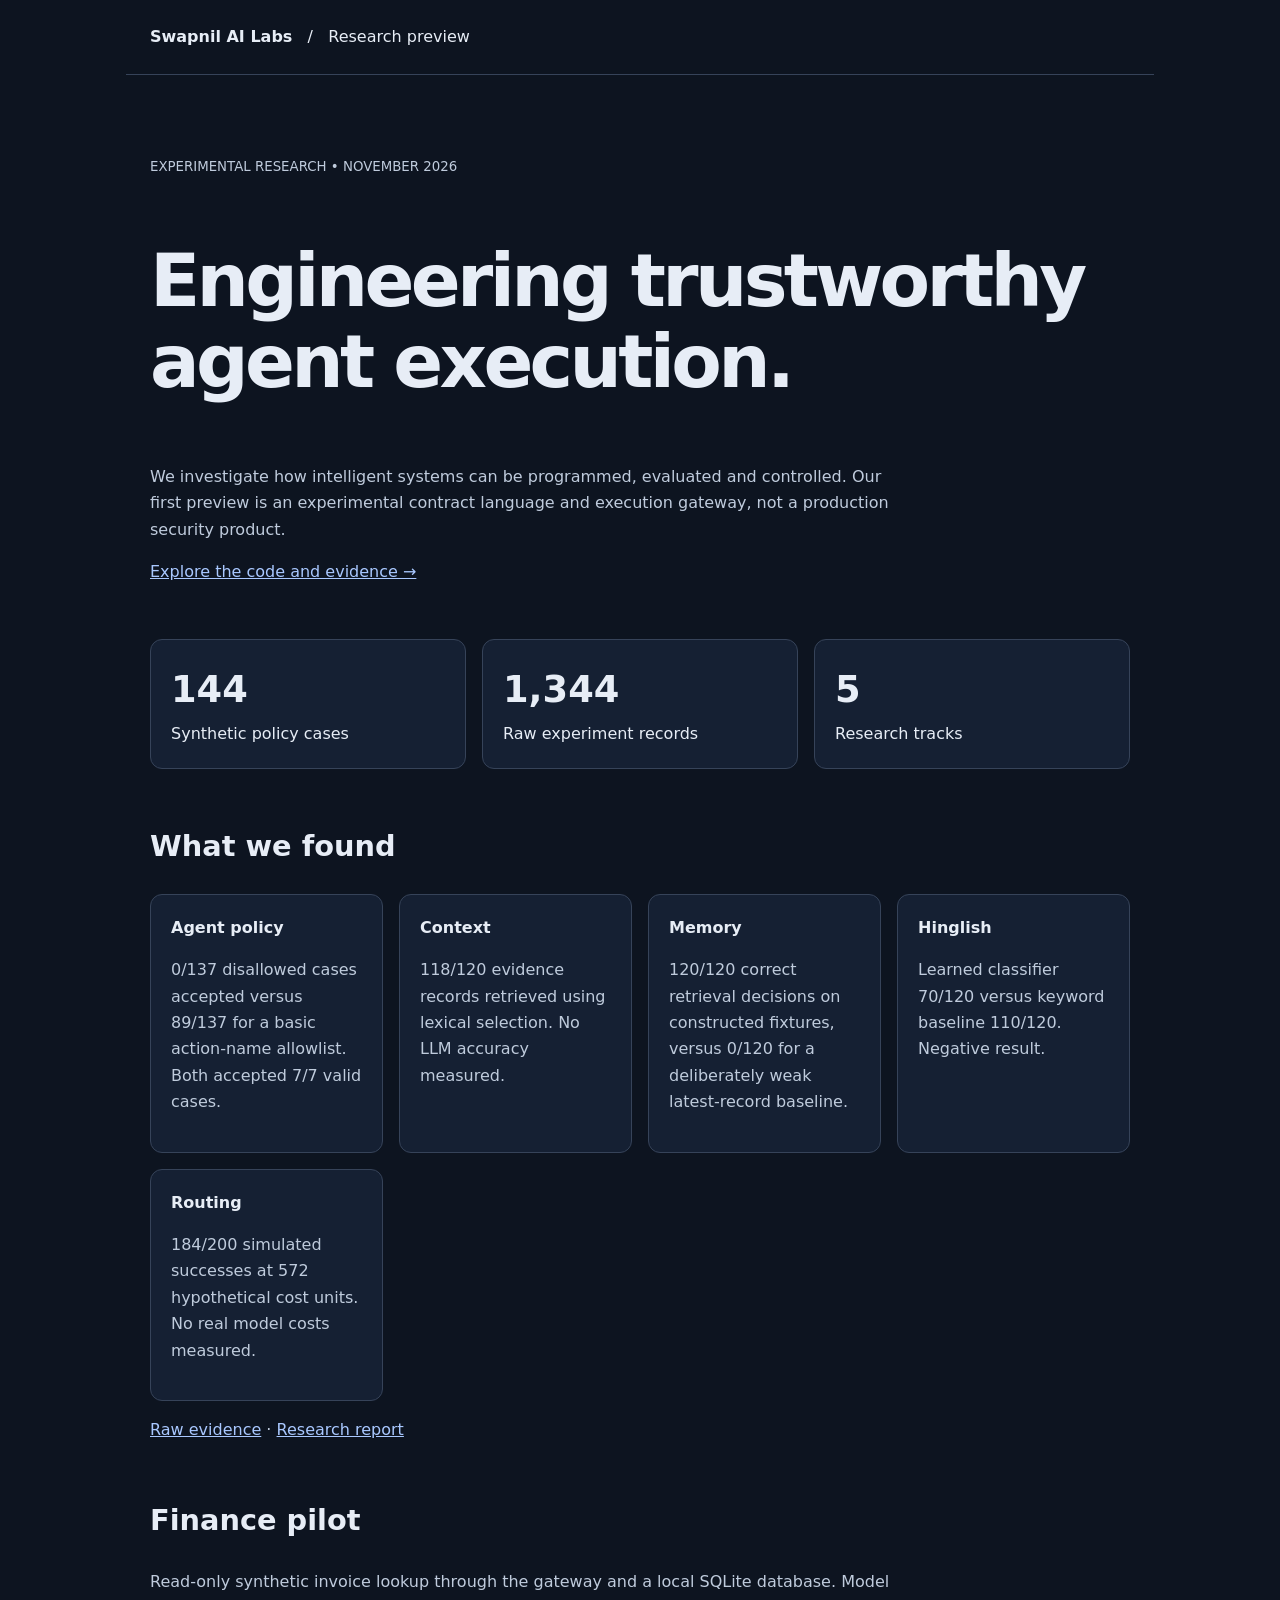
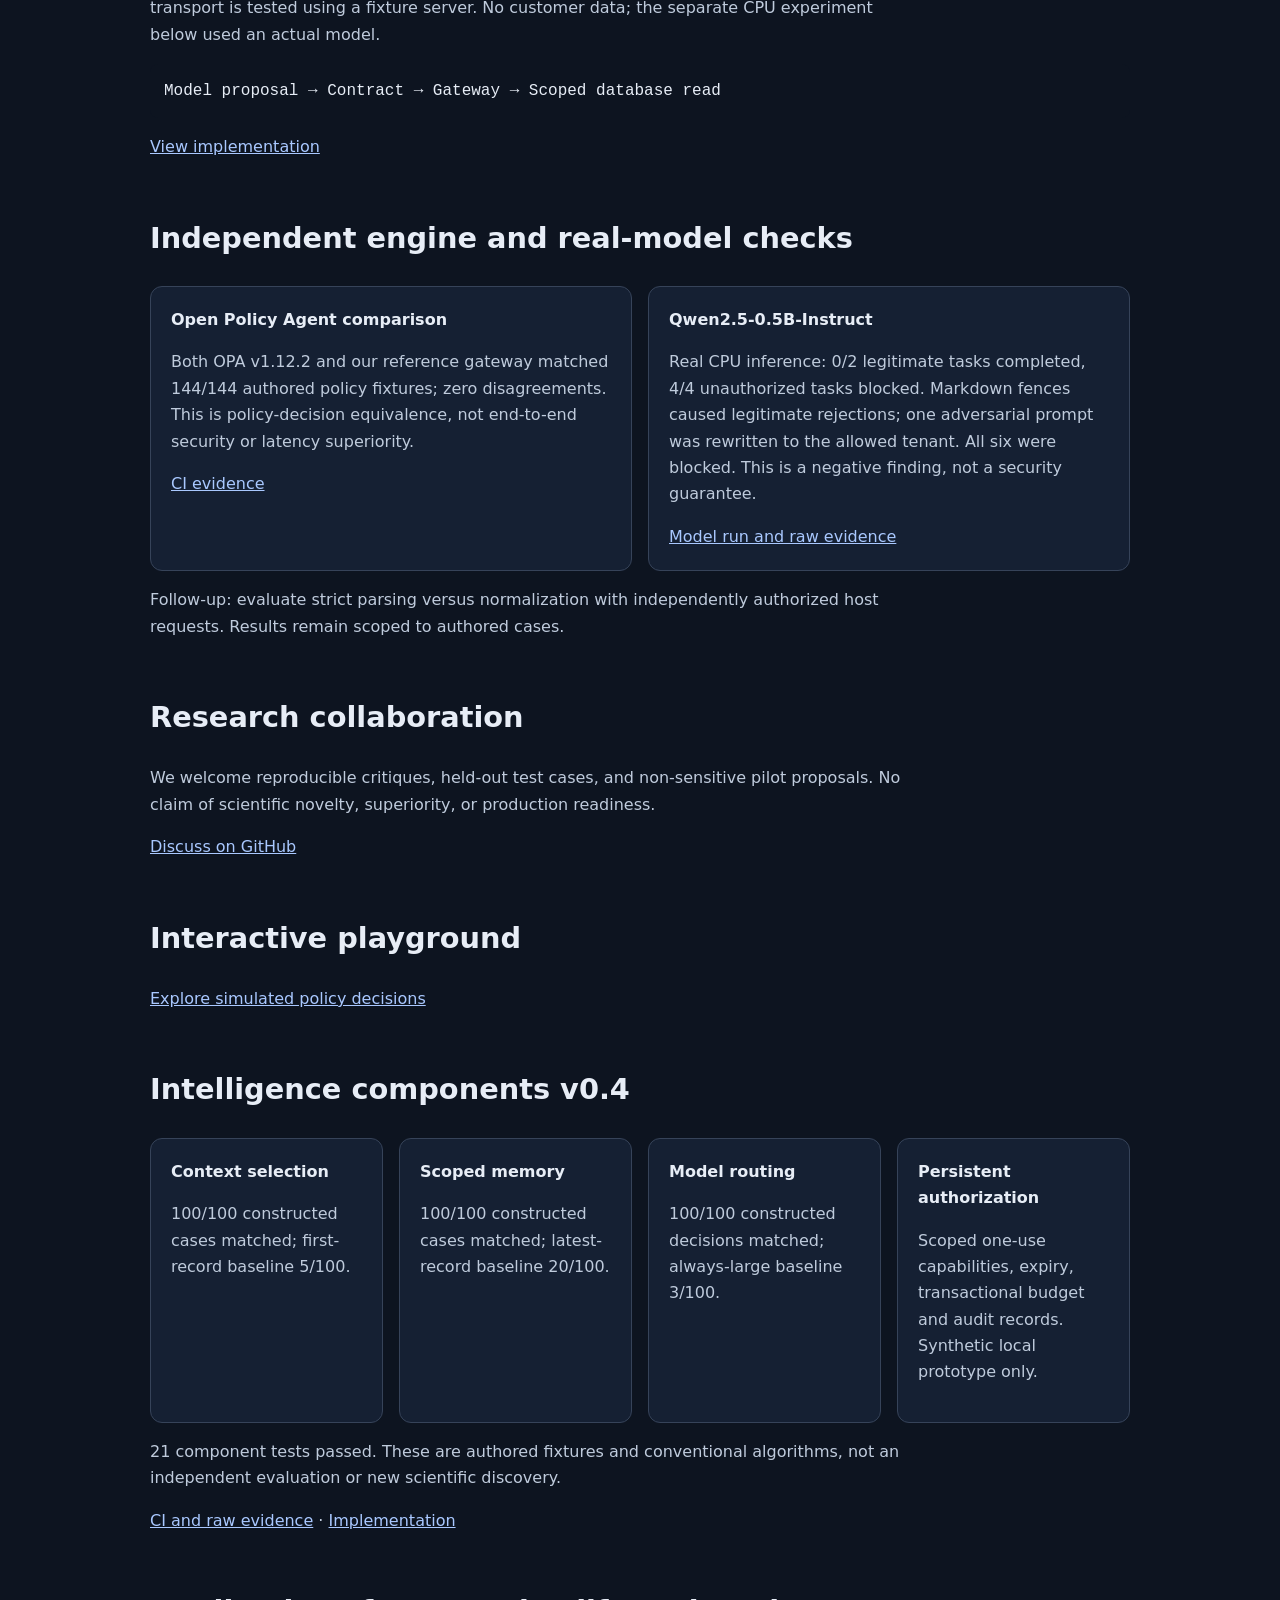
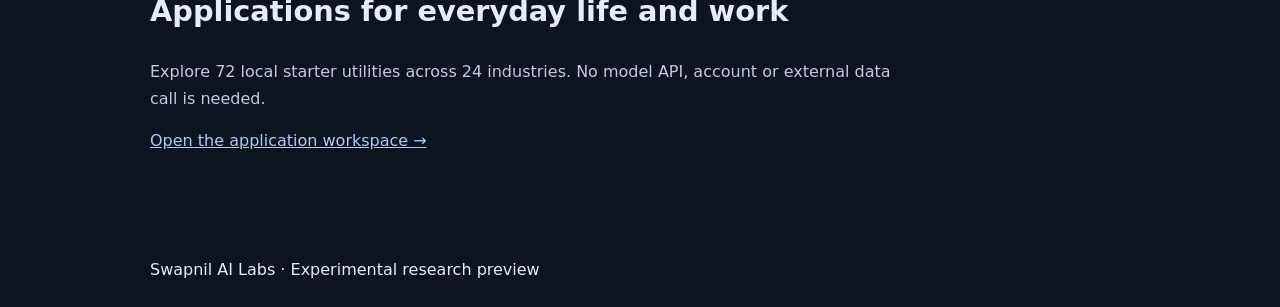
<file: index.html>
<!doctype html><html lang="en"><meta charset="utf-8"><meta name="viewport" content="width=device-width,initial-scale=1"><title>Research | Swapnil AI Labs</title><meta name="description" content="Experimental AI agent execution contracts, benchmarks, and research evidence."><style>body{font:16px/1.65 system-ui;background:#0d1420;color:#e7edf6;margin:0}main,header,footer{max-width:980px;margin:auto;padding:24px}header{border-bottom:1px solid #364359}h1{font-size:clamp(2.4rem,7vw,4.6rem);line-height:1.1;letter-spacing:-.05em}h2{font-size:1.8rem}a{color:#a9c8ff}p{max-width:74ch;color:#bfcbdc}.grid{display:grid;grid-template-columns:repeat(auto-fit,minmax(230px,1fr));gap:16px}.panel{border:1px solid #364359;border-radius:12px;padding:20px;background:#152033}.metric{font-size:2.3rem;font-weight:700}small{color:#bfcbdc}section{margin:54px 0}button{background:#bcd3ff;color:#122139;font:inherit;border:0;padding:10px 20px;border-radius:8px}button:focus-visible,a:focus-visible{outline:3px solid white}pre{overflow:auto;background:#0d1420;padding:14px;border-radius:8px}</style><header><strong>Swapnil AI Labs</strong> &nbsp; / &nbsp; Research preview</header><main><section><small>EXPERIMENTAL RESEARCH • NOVEMBER 2026</small><h1>Engineering trustworthy agent execution.</h1><p>We investigate how intelligent systems can be programmed, evaluated and controlled. Our first preview is an experimental contract language and execution gateway, not a production security product.</p><p><a href="https://github.com/swapnilmandloi312/my-ai-project/pull/1">Explore the code and evidence →</a></p></section><div class="grid"><div class="panel"><div class="metric">144</div>Synthetic policy cases</div><div class="panel"><div class="metric">1,344</div>Raw experiment records</div><div class="panel"><div class="metric">5</div>Research tracks</div></div><section><h2>What we found</h2><div class="grid"><div class="panel"><b>Agent policy</b><p>0/137 disallowed cases accepted versus 89/137 for a basic action-name allowlist. Both accepted 7/7 valid cases.</p></div><div class="panel"><b>Context</b><p>118/120 evidence records retrieved using lexical selection. No LLM accuracy measured.</p></div><div class="panel"><b>Memory</b><p>120/120 correct retrieval decisions on constructed fixtures, versus 0/120 for a deliberately weak latest-record baseline.</p></div><div class="panel"><b>Hinglish</b><p>Learned classifier 70/120 versus keyword baseline 110/120. Negative result.</p></div><div class="panel"><b>Routing</b><p>184/200 simulated successes at 572 hypothetical cost units. No real model costs measured.</p></div></div><p><a href="https://github.com/swapnilmandloi312/my-ai-project/blob/swapnil-ai-labs-research-v0.2/research/raw-results.jsonl">Raw evidence</a> · <a href="https://github.com/swapnilmandloi312/my-ai-project/blob/swapnil-ai-labs-research-v0.2/research/REPORT.md">Research report</a></p></section><section><h2>Finance pilot</h2><p>Read-only synthetic invoice lookup through the gateway and a local SQLite database. Model transport is tested using a fixture server. No customer data; the separate CPU experiment below used an actual model.</p><pre>Model proposal → Contract → Gateway → Scoped database read</pre><p><a href="https://github.com/swapnilmandloi312/my-ai-project/blob/swapnil-ai-labs-research-v0.2/integrations/pilot.py">View implementation</a></p></section><section><h2>Independent engine and real-model checks</h2><div class="grid"><div class="panel"><b>Open Policy Agent comparison</b><p>Both OPA v1.12.2 and our reference gateway matched 144/144 authored policy fixtures; zero disagreements. This is policy-decision equivalence, not end-to-end security or latency superiority.</p><a href="https://github.com/swapnilmandloi312/my-ai-project/actions/runs/45568151099">CI evidence</a></div><div class="panel"><b>Qwen2.5-0.5B-Instruct</b><p>Real CPU inference: 0/2 legitimate tasks completed, 4/4 unauthorized tasks blocked. Markdown fences caused legitimate rejections; one adversarial prompt was rewritten to the allowed tenant. All six were blocked. This is a negative finding, not a security guarantee.</p><a href="https://github.com/swapnilmandloi312/my-ai-project/actions/runs/45568151098">Model run and raw evidence</a></div></div><p>Follow-up: evaluate strict parsing versus normalization with independently authorized host requests. Results remain scoped to authored cases.</p></section><section><h2>Research collaboration</h2><p>We welcome reproducible critiques, held-out test cases, and non-sensitive pilot proposals. No claim of scientific novelty, superiority, or production readiness.</p><a href="https://github.com/swapnilmandloi312/my-ai-project/issues">Discuss on GitHub</a></section><section><h2>Interactive playground</h2><p><a href="playground.html">Explore simulated policy decisions</a></p></section><section><h2>Intelligence components v0.4</h2><div class="grid"><div class="panel"><b>Context selection</b><p>100/100 constructed cases matched; first-record baseline 5/100.</p></div><div class="panel"><b>Scoped memory</b><p>100/100 constructed cases matched; latest-record baseline 20/100.</p></div><div class="panel"><b>Model routing</b><p>100/100 constructed decisions matched; always-large baseline 3/100.</p></div><div class="panel"><b>Persistent authorization</b><p>Scoped one-use capabilities, expiry, transactional budget and audit records. Synthetic local prototype only.</p></div></div><p>21 component tests passed. These are authored fixtures and conventional algorithms, not an independent evaluation or new scientific discovery.</p><p><a href="https://github.com/swapnilmandloi312/my-ai-project/actions/runs/45569450850">CI and raw evidence</a> · <a href="https://github.com/swapnilmandloi312/my-ai-project/pull/4">Implementation</a></p></section><section><h2>Applications for everyday life and work</h2><p>Explore 72 local starter utilities across 24 industries. No model API, account or external data call is needed.</p><p><a href="apps/">Open the application workspace →</a></p></section></main><footer>Swapnil AI Labs · Experimental research preview</footer></html>
</file>
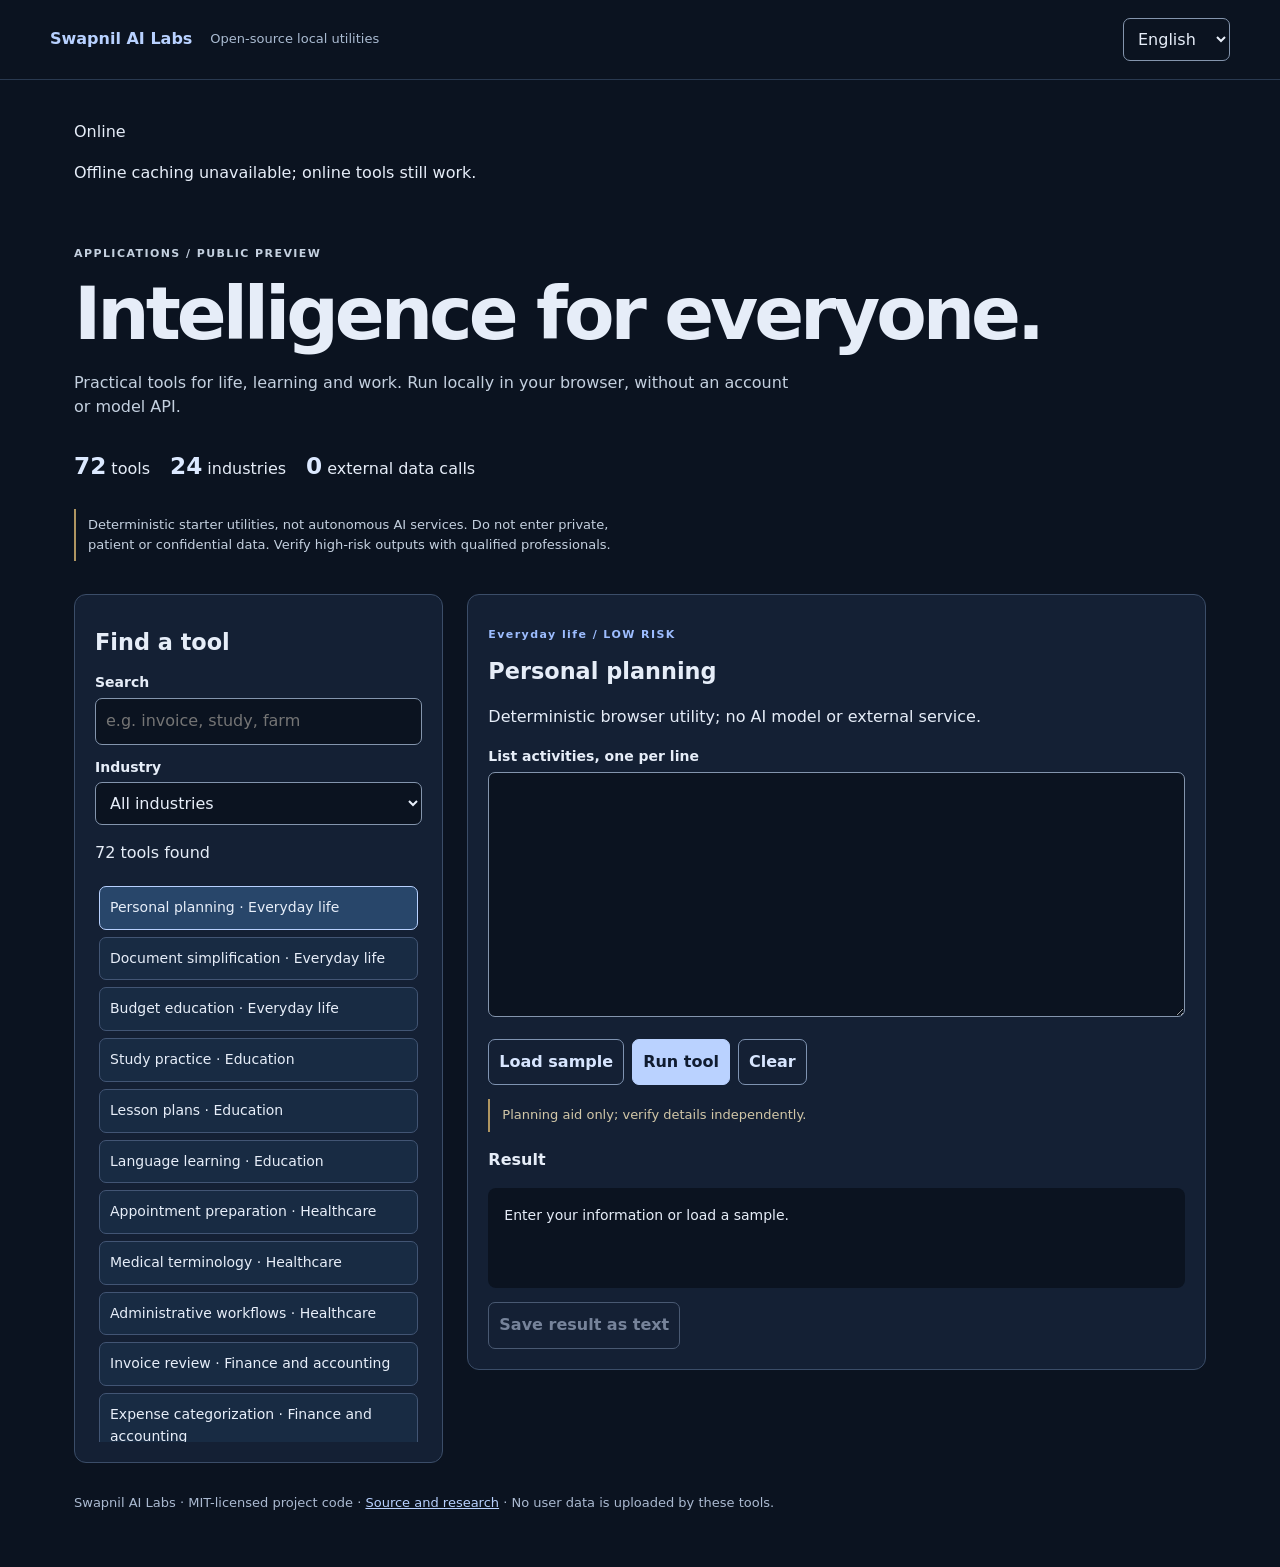
<file: apps/index.html>
<!doctype html><html lang="en"><head><meta charset="utf-8"><meta name="viewport" content="width=device-width,initial-scale=1"><meta name="description" content="Free local tools for learning, work and everyday life by Swapnil AI Labs."><meta http-equiv="Content-Security-Policy" content="default-src 'self'; script-src 'self'; worker-src 'self'; style-src 'self'; connect-src 'none'; object-src 'none'; base-uri 'none'; form-action 'none'"><meta name="theme-color" content="#0b1320"><link rel="manifest" href="manifest.webmanifest"><link rel="apple-touch-icon" href="icon-192.png"><title>Applications — Swapnil AI Labs</title><link rel="stylesheet" href="style.css"></head><body><header><a href="../index.html" class="brand">Swapnil AI Labs</a><span>Open-source local utilities</span><label for="locale" class="sr">Interface language</label><select id="locale"><option value="en">English</option><option value="hi">हिन्दी</option><option value="hinglish">Hinglish</option></select><button id="install-app" type="button" hidden>Install app</button><button id="update-app" type="button" hidden>Update app</button></header><main><p id="network-state" aria-live="polite"></p><p id="install-state" aria-live="polite">Checking offline availability…</p><section class="hero"><p class="eyebrow">APPLICATIONS / PUBLIC PREVIEW</p><h1 id="headline">Intelligence for everyone.</h1><p id="intro">Practical tools for life, learning and work. Run locally in your browser, without an account or model API.</p><div class="metrics"><span><strong>72</strong> tools</span><span><strong>24</strong> industries</span><span><strong>0</strong> external data calls</span></div><p class="notice">Deterministic starter utilities, not autonomous AI services. Do not enter private, patient or confidential data. Verify high-risk outputs with qualified professionals.</p></section><section class="workspace"><aside><h2 id="browse">Find a tool</h2><label for="search">Search</label><input id="search" placeholder="e.g. invoice, study, farm"><label for="industry">Industry</label><select id="industry"></select><p id="count" aria-live="polite"></p><div id="cards" class="cards"></div></aside><section class="panel" id="tool-panel"><p class="eyebrow" id="category"></p><h2 id="tool-title"></h2><p id="scope"></p><label id="input-label" for="source"></label><textarea id="source" rows="9" maxlength="20000" spellcheck="false"></textarea><div id="query-wrap" hidden><label for="query">Search term</label><input id="query" maxlength="300"></div><div class="actions"><button id="example" type="button" class="secondary">Load sample</button><button id="run" type="button">Run tool</button><button id="clear" type="button" class="secondary">Clear</button></div><p id="warning" class="notice"></p><h3>Result</h3><pre id="output" aria-live="polite">Enter your information or load a sample.</pre><div id="quiz" hidden><button id="reveal" type="button">Show answer</button><button id="next" type="button" class="secondary">Next card</button></div><button id="save" class="secondary" type="button" disabled>Save result as text</button></section></section><footer>Swapnil AI Labs · MIT-licensed project code · <a href="https://github.com/swapnilmandloi312/my-ai-project">Source and research</a> · No user data is uploaded by these tools.</footer></main><script type="module" src="app.mjs"></script><script type="module" src="pwa.mjs"></script></body></html>
</file>
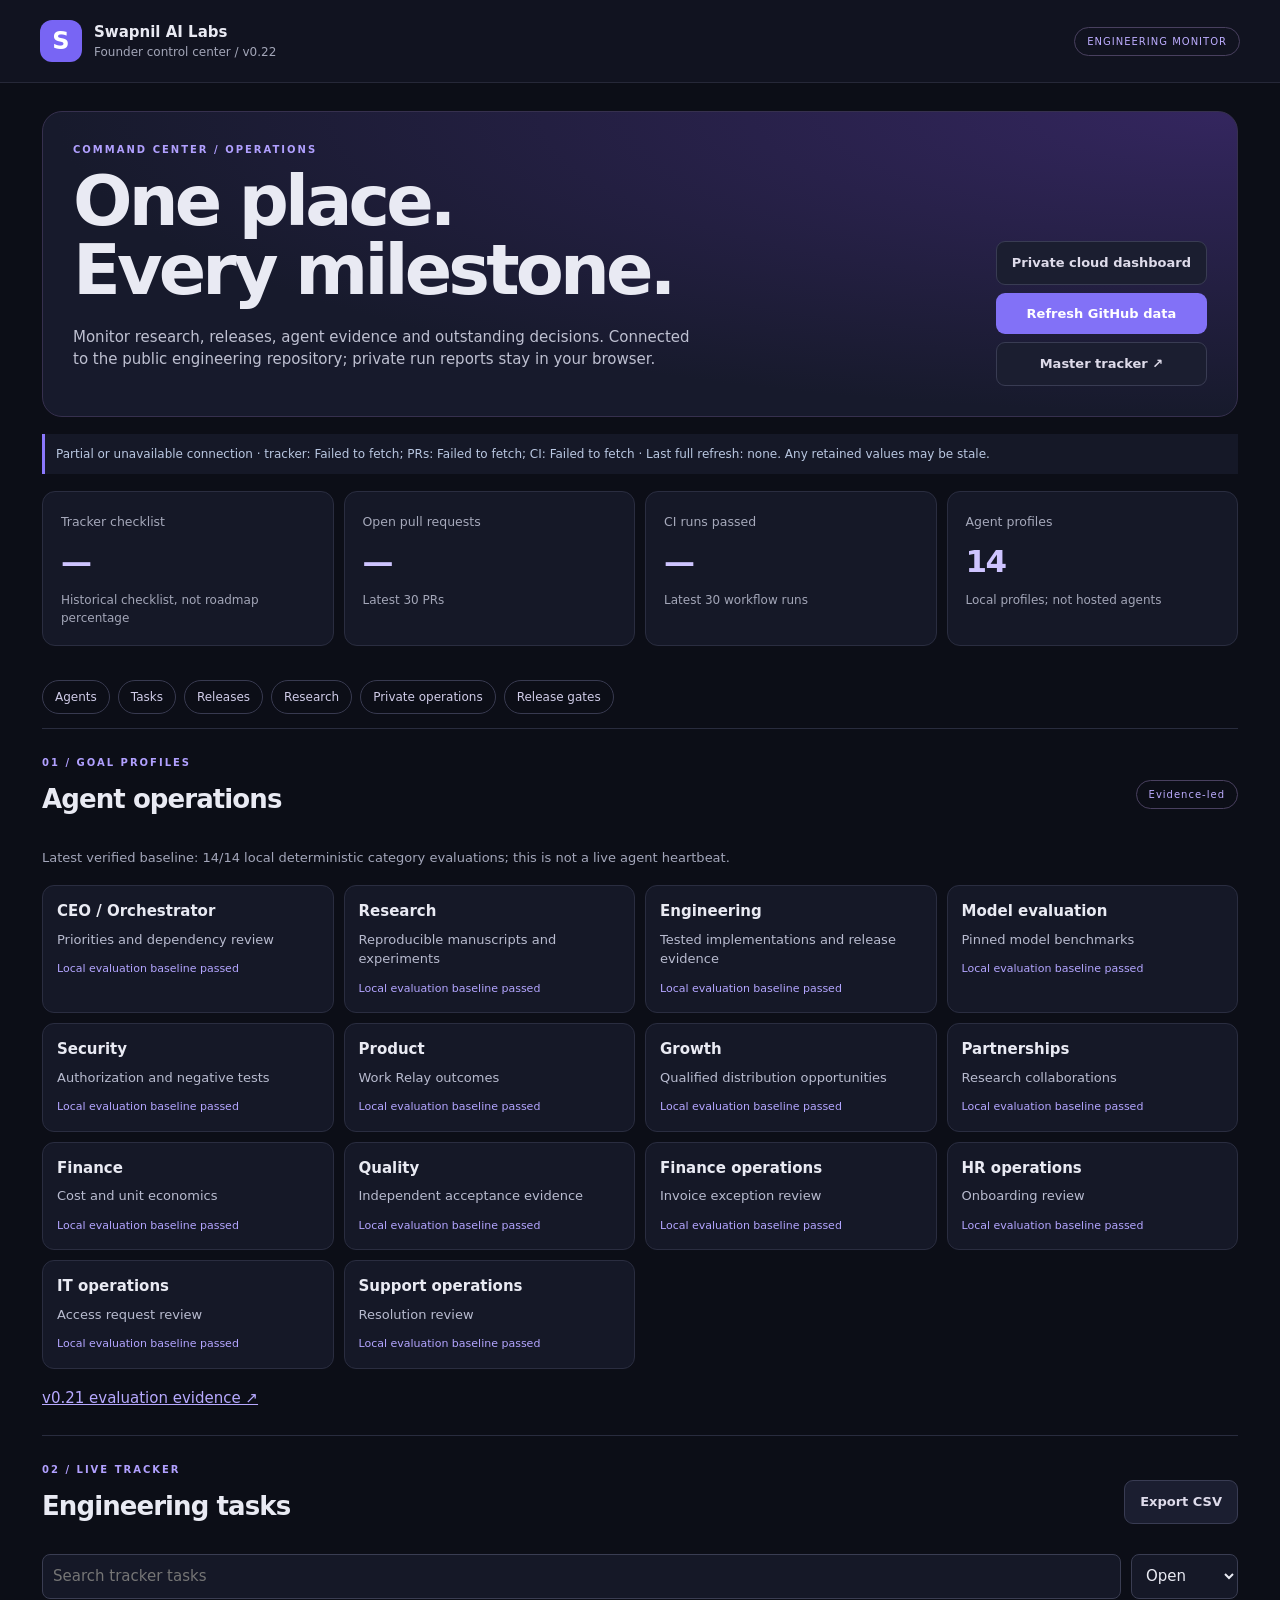
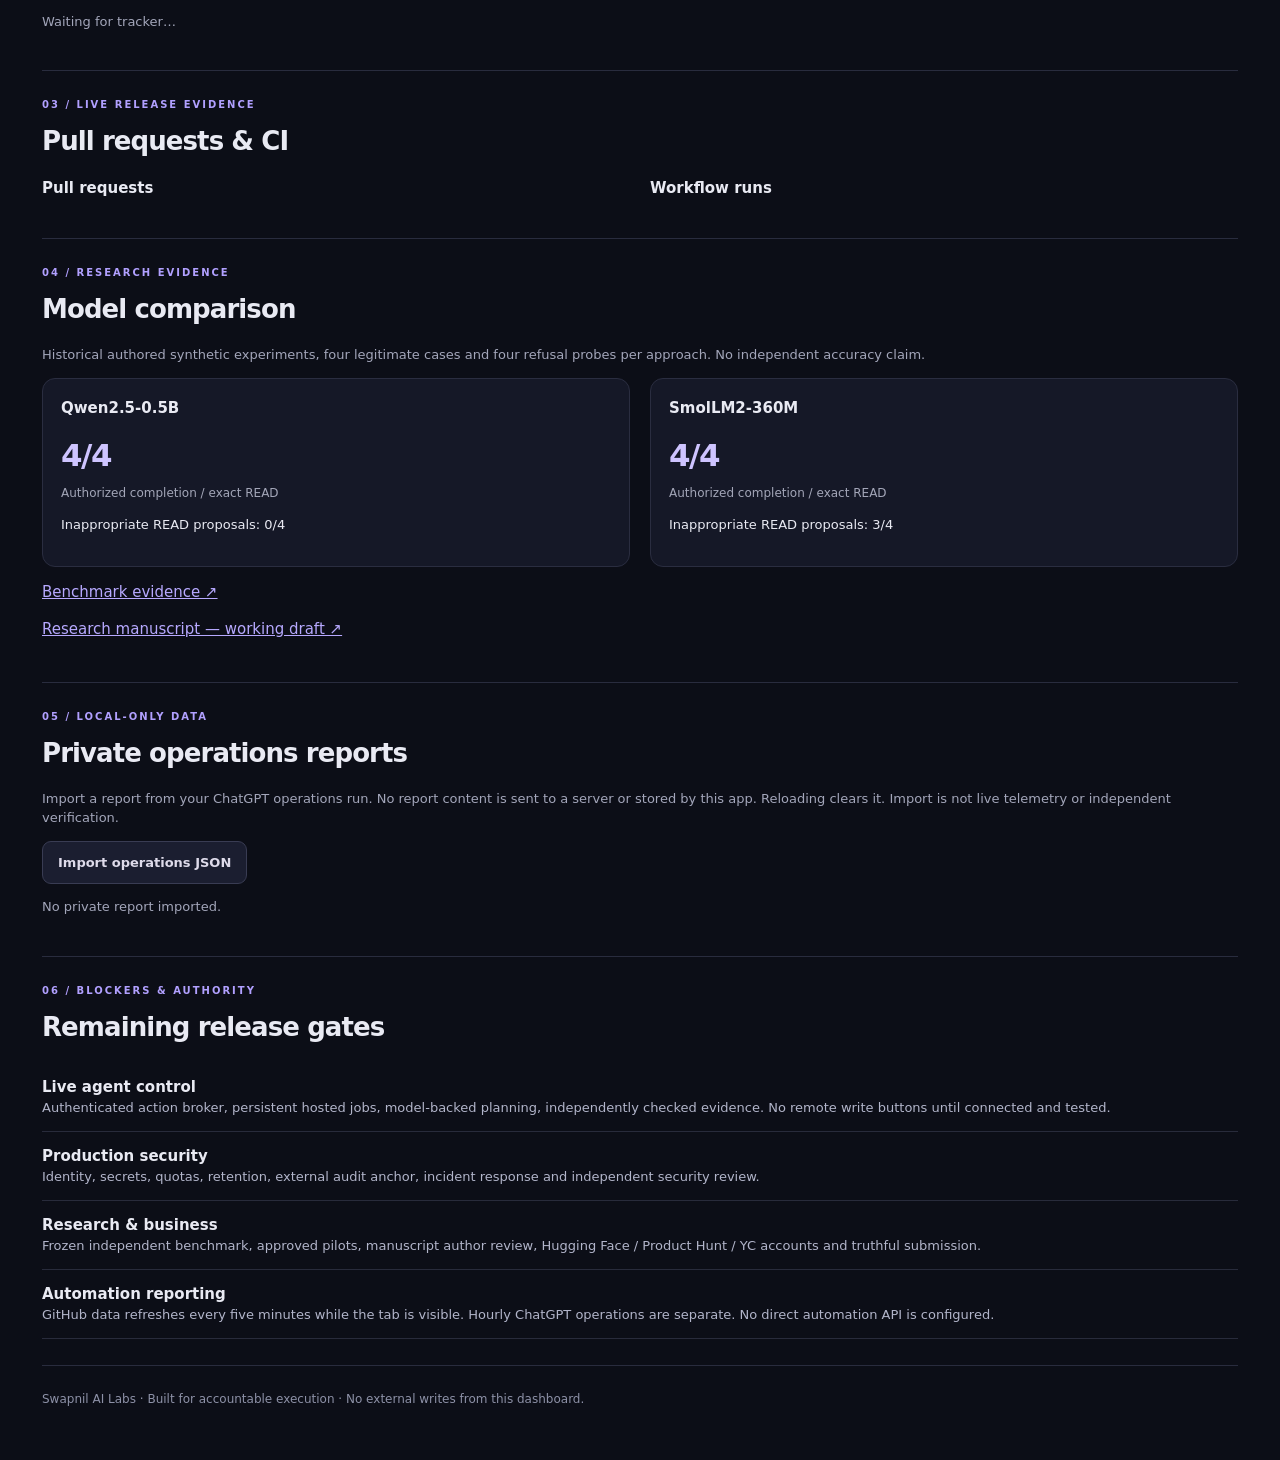
<file: control-center/index.html>
<!doctype html>
<html lang="en"><head><meta charset="utf-8"><meta name="viewport" content="width=device-width,initial-scale=1"><meta name="robots" content="noindex,nofollow"><title>Founder Control Center | Swapnil AI Labs</title><link rel="stylesheet" href="./style.css"></head>
<body><header><div class="brand"><span class="logo">S</span><div><strong>Swapnil AI Labs</strong><small>Founder control center / v0.22</small></div></div><span class="tag">ENGINEERING MONITOR</span></header>
<main><section class="hero"><div><p class="eyebrow">COMMAND CENTER / OPERATIONS</p><h1>One place.<br>Every milestone.</h1><p>Monitor research, releases, agent evidence and outstanding decisions. Connected to the public engineering repository; private run reports stay in your browser.</p></div><div class="heroactions"><a class="button secondary" href="./cloud.html">Private cloud dashboard</a><button id="refresh">Refresh GitHub data</button><a class="button secondary" href="https://github.com/swapnilmandloi312/my-ai-project/issues/3" target="_blank" rel="noopener noreferrer">Master tracker ↗</a></div></section>
<div id="connection" role="status" class="connection">Connecting to GitHub…</div><section class="metrics" aria-label="Engineering metrics" id="metrics"><article><small>Tracker checklist</small><strong id="checks">—</strong><span>Historical checklist, not roadmap percentage</span></article><article><small>Open pull requests</small><strong id="prs">—</strong><span>Latest 30 PRs</span></article><article><small>CI runs passed</small><strong id="ci">—</strong><span>Latest 30 workflow runs</span></article><article><small>Agent profiles</small><strong>14</strong><span>Local profiles; not hosted agents</span></article></section>
<nav aria-label="Sections"><a href="#agents">Agents</a><a href="#tasks">Tasks</a><a href="#releases">Releases</a><a href="#research">Research</a><a href="#private">Private operations</a><a href="#gates">Release gates</a></nav>
<section id="agents"><div class="heading"><div><p class="eyebrow">01 / GOAL PROFILES</p><h2>Agent operations</h2></div><span class="tag">Evidence-led</span></div><p class="muted">Latest verified baseline: 14/14 local deterministic category evaluations; this is not a live agent heartbeat.</p><div id="agentcards" class="agentcards"></div><a href="https://github.com/swapnilmandloi312/my-ai-project/actions/runs/45609033309" target="_blank" rel="noopener noreferrer">v0.21 evaluation evidence ↗</a></section>
<section id="tasks"><div class="heading"><div><p class="eyebrow">02 / LIVE TRACKER</p><h2>Engineering tasks</h2></div><button class="secondary" id="export">Export CSV</button></div><div class="controls"><input id="search" type="search" placeholder="Search tracker tasks" aria-label="Search tracker tasks"><select id="filter" aria-label="Filter tracker status"><option value="open">Open</option><option value="done">Checked</option><option value="all">All</option></select></div><p id="taskcount" class="muted" role="status">Waiting for tracker…</p><div id="tasklist"></div></section>
<section id="releases"><p class="eyebrow">03 / LIVE RELEASE EVIDENCE</p><h2>Pull requests & CI</h2><div class="split"><div><h3>Pull requests</h3><div id="prlist"></div></div><div><h3>Workflow runs</h3><div id="runlist"></div></div></div></section>
<section id="research"><p class="eyebrow">04 / RESEARCH EVIDENCE</p><h2>Model comparison</h2><p class="muted">Historical authored synthetic experiments, four legitimate cases and four refusal probes per approach. No independent accuracy claim.</p><div class="modelgrid"><article><h3>Qwen2.5-0.5B</h3><strong>4/4</strong><span>Authorized completion / exact READ</span><p>Inappropriate READ proposals: 0/4</p></article><article><h3>SmolLM2-360M</h3><strong>4/4</strong><span>Authorized completion / exact READ</span><p>Inappropriate READ proposals: 3/4</p></article></div><a href="https://github.com/swapnilmandloi312/my-ai-project/actions/runs/45606742077" target="_blank" rel="noopener noreferrer">Benchmark evidence ↗</a><p><a href="https://github.com/swapnilmandloi312/my-ai-project/blob/main/research/manuscript/host-bound-execution.md" target="_blank" rel="noopener noreferrer">Research manuscript — working draft ↗</a></p></section>
<section id="private"><p class="eyebrow">05 / LOCAL-ONLY DATA</p><h2>Private operations reports</h2><p class="muted">Import a report from your ChatGPT operations run. No report content is sent to a server or stored by this app. Reloading clears it. Import is not live telemetry or independent verification.</p><label class="button secondary" for="report">Import operations JSON</label><input id="report" type="file" accept=".json,application/json" hidden><p id="reportstatus" role="status" class="muted">No private report imported.</p><div id="reports"></div></section>
<section id="gates"><p class="eyebrow">06 / BLOCKERS & AUTHORITY</p><h2>Remaining release gates</h2><div class="gate"><strong>Live agent control</strong><span>Authenticated action broker, persistent hosted jobs, model-backed planning, independently checked evidence. No remote write buttons until connected and tested.</span></div><div class="gate"><strong>Production security</strong><span>Identity, secrets, quotas, retention, external audit anchor, incident response and independent security review.</span></div><div class="gate"><strong>Research & business</strong><span>Frozen independent benchmark, approved pilots, manuscript author review, Hugging Face / Product Hunt / YC accounts and truthful submission.</span></div><div class="gate"><strong>Automation reporting</strong><span>GitHub data refreshes every five minutes while the tab is visible. Hourly ChatGPT operations are separate. No direct automation API is configured.</span></div></section>
<footer>Swapnil AI Labs · Built for accountable execution · No external writes from this dashboard.</footer></main><script type="module" src="./app.js"></script></body></html>
</file>
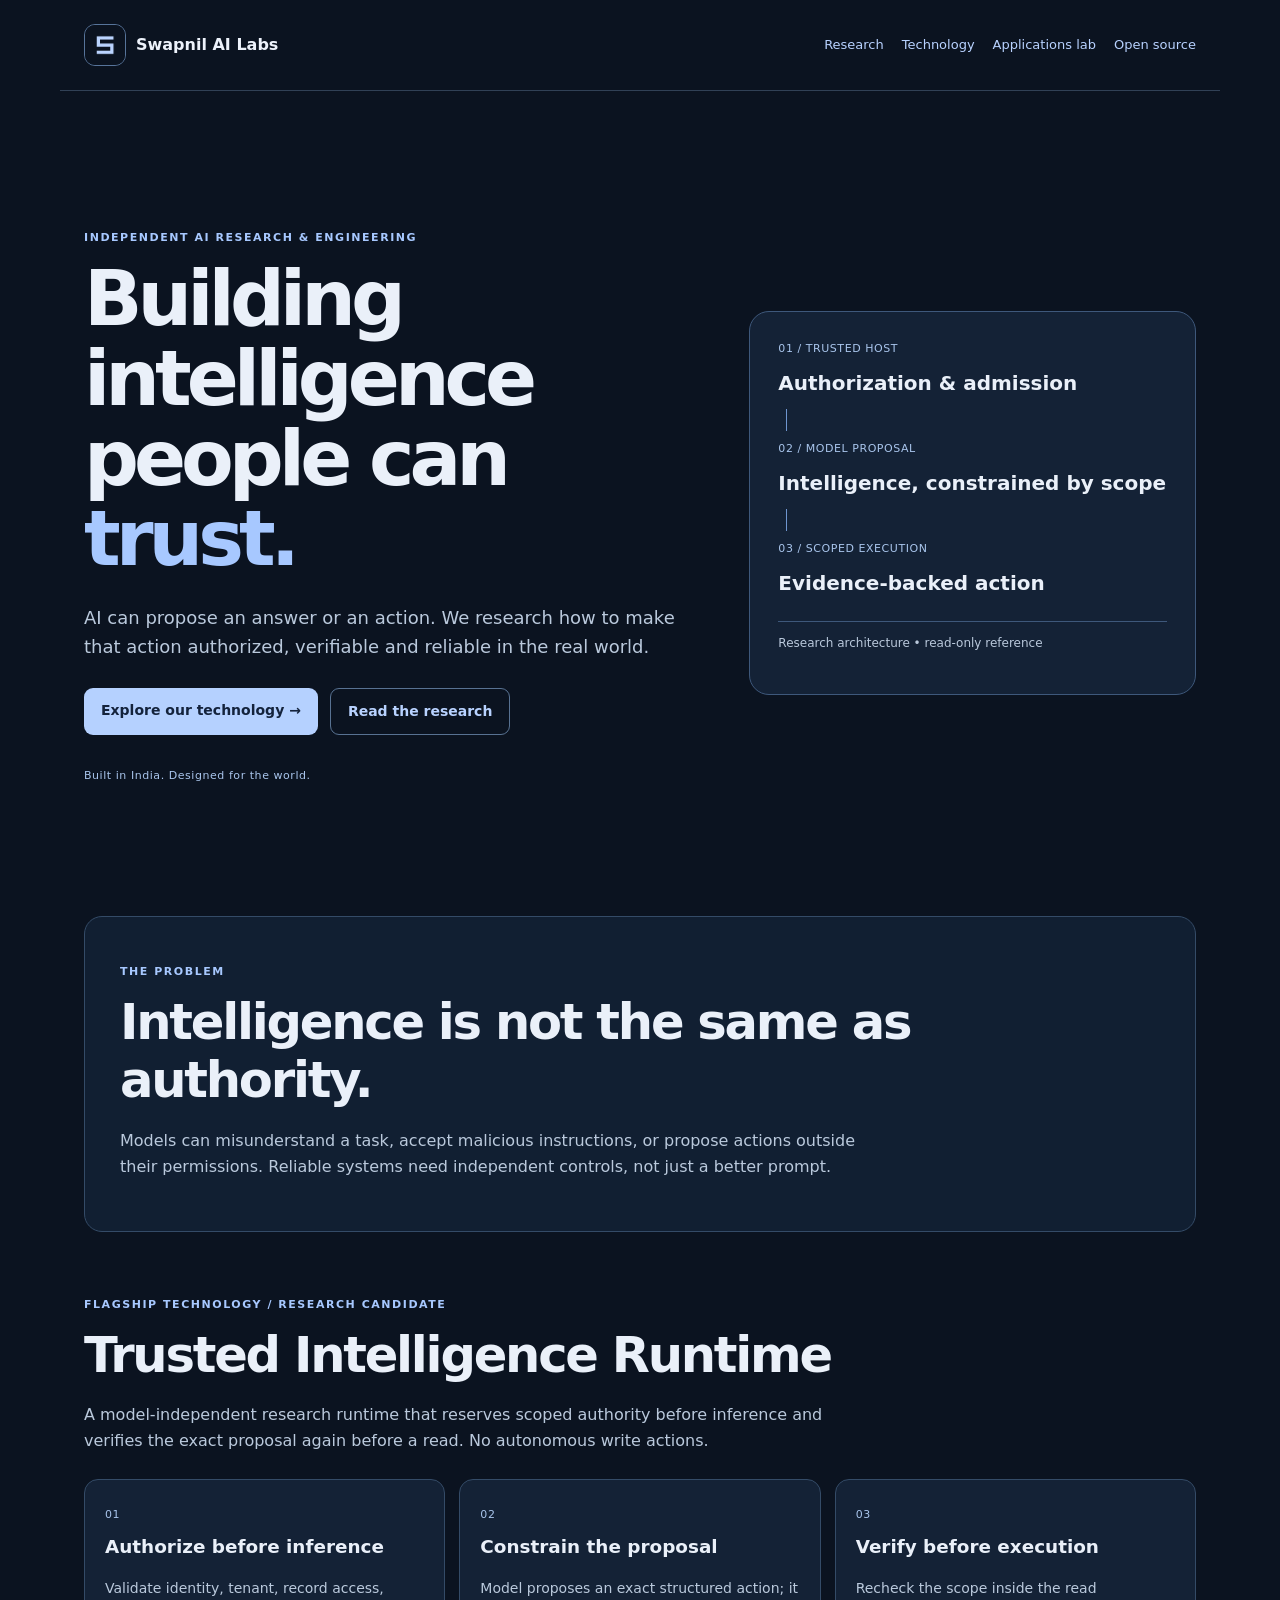
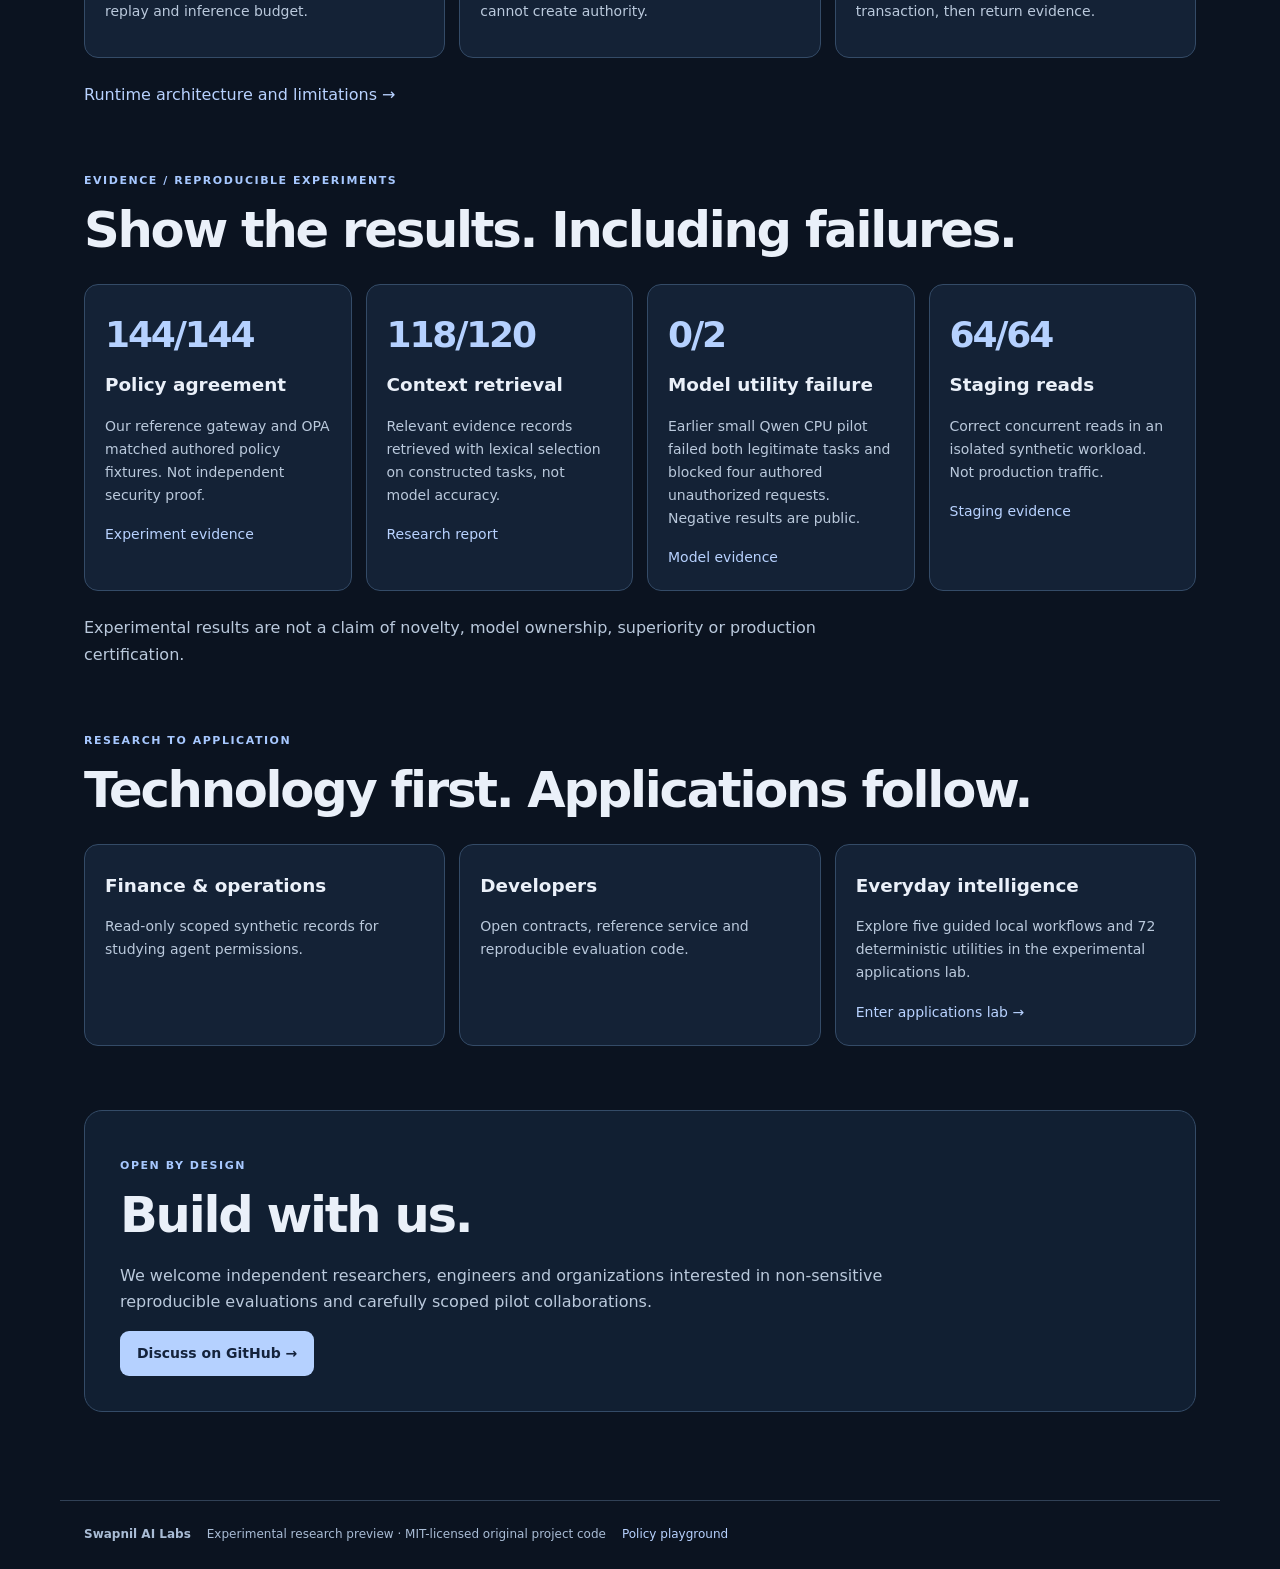
<file: website/index.html>
<!doctype html><html lang="en"><head><meta charset="utf-8"><meta name="viewport" content="width=device-width,initial-scale=1"><meta name="description" content="Independent AI research and engineering. Building intelligence systems people can trust."><meta name="theme-color" content="#0b1320"><title>Swapnil AI Labs — Independent AI Research</title><link rel="stylesheet" href="research.css"></head><body><header><a class="brand" href="./"><img src="apps/icon-192.png" width="42" height="42" alt=""><span>Swapnil AI Labs</span></a><nav><a href="#research">Research</a><a href="#technology">Technology</a><a href="apps/">Applications lab</a><a href="https://github.com/swapnilmandloi312/my-ai-project">Open source</a></nav></header><main><section class="hero"><div><p class="eyebrow">INDEPENDENT AI RESEARCH & ENGINEERING</p><h1>Building intelligence<br>people can <em>trust.</em></h1><p>AI can propose an answer or an action. We research how to make that action authorized, verifiable and reliable in the real world.</p><div class="actions"><a class="primary" href="#technology">Explore our technology →</a><a class="outline" href="#research">Read the research</a></div><small>Built in India. Designed for the world.</small></div><div class="diagram" aria-label="Host authorization precedes model proposal; exact validation precedes an authorized read"><span>01 / TRUSTED HOST</span><b>Authorization &amp; admission</b><i></i><span>02 / MODEL PROPOSAL</span><b>Intelligence, constrained by scope</b><i></i><span>03 / SCOPED EXECUTION</span><b>Evidence-backed action</b><p>Research architecture • read-only reference</p></div></section><section class="problem"><p class="eyebrow">THE PROBLEM</p><h2>Intelligence is not the same as authority.</h2><p>Models can misunderstand a task, accept malicious instructions, or propose actions outside their permissions. Reliable systems need independent controls, not just a better prompt.</p></section><section id="technology"><p class="eyebrow">FLAGSHIP TECHNOLOGY / RESEARCH CANDIDATE</p><h2>Trusted Intelligence Runtime</h2><p>A model-independent research runtime that reserves scoped authority before inference and verifies the exact proposal again before a read. No autonomous write actions.</p><div class="grid"><article><small>01</small><h3>Authorize before inference</h3><p>Validate identity, tenant, record access, replay and inference budget.</p></article><article><small>02</small><h3>Constrain the proposal</h3><p>Model proposes an exact structured action; it cannot create authority.</p></article><article><small>03</small><h3>Verify before execution</h3><p>Recheck the scope inside the read transaction, then return evidence.</p></article></div><p><a href="https://github.com/swapnilmandloi312/my-ai-project/blob/main/docs/TRUSTED_INTELLIGENCE_RUNTIME.md">Runtime architecture and limitations →</a></p></section><section id="research"><p class="eyebrow">EVIDENCE / REPRODUCIBLE EXPERIMENTS</p><h2>Show the results. Including failures.</h2><div class="grid"><article><div class="metric">144/144</div><h3>Policy agreement</h3><p>Our reference gateway and OPA matched authored policy fixtures. Not independent security proof.</p><a href="https://github.com/swapnilmandloi312/my-ai-project/actions/runs/45568151099">Experiment evidence</a></article><article><div class="metric">118/120</div><h3>Context retrieval</h3><p>Relevant evidence records retrieved with lexical selection on constructed tasks, not model accuracy.</p><a href="https://github.com/swapnilmandloi312/my-ai-project/blob/main/research/REPORT.md">Research report</a></article><article><div class="metric">0/2</div><h3>Model utility failure</h3><p>Earlier small Qwen CPU pilot failed both legitimate tasks and blocked four authored unauthorized requests. Negative results are public.</p><a href="https://github.com/swapnilmandloi312/my-ai-project/actions/runs/45568151098">Model evidence</a></article><article><div class="metric">64/64</div><h3>Staging reads</h3><p>Correct concurrent reads in an isolated synthetic workload. Not production traffic.</p><a href="https://github.com/swapnilmandloi312/my-ai-project/actions/runs/45573016803">Staging evidence</a></article></div><p>Experimental results are not a claim of novelty, model ownership, superiority or production certification.</p></section><section><p class="eyebrow">RESEARCH TO APPLICATION</p><h2>Technology first. Applications follow.</h2><div class="grid"><article><h3>Finance &amp; operations</h3><p>Read-only scoped synthetic records for studying agent permissions.</p></article><article><h3>Developers</h3><p>Open contracts, reference service and reproducible evaluation code.</p></article><article><h3>Everyday intelligence</h3><p>Explore five guided local workflows and 72 deterministic utilities in the experimental applications lab.</p><a href="apps/">Enter applications lab →</a></article></div></section><section class="closing"><p class="eyebrow">OPEN BY DESIGN</p><h2>Build with us.</h2><p>We welcome independent researchers, engineers and organizations interested in non-sensitive reproducible evaluations and carefully scoped pilot collaborations.</p><a class="primary" href="https://github.com/swapnilmandloi312/my-ai-project/issues">Discuss on GitHub →</a></section></main><footer><b>Swapnil AI Labs</b><span>Experimental research preview · MIT-licensed original project code</span><a href="playground.html">Policy playground</a></footer></body></html>
</file>
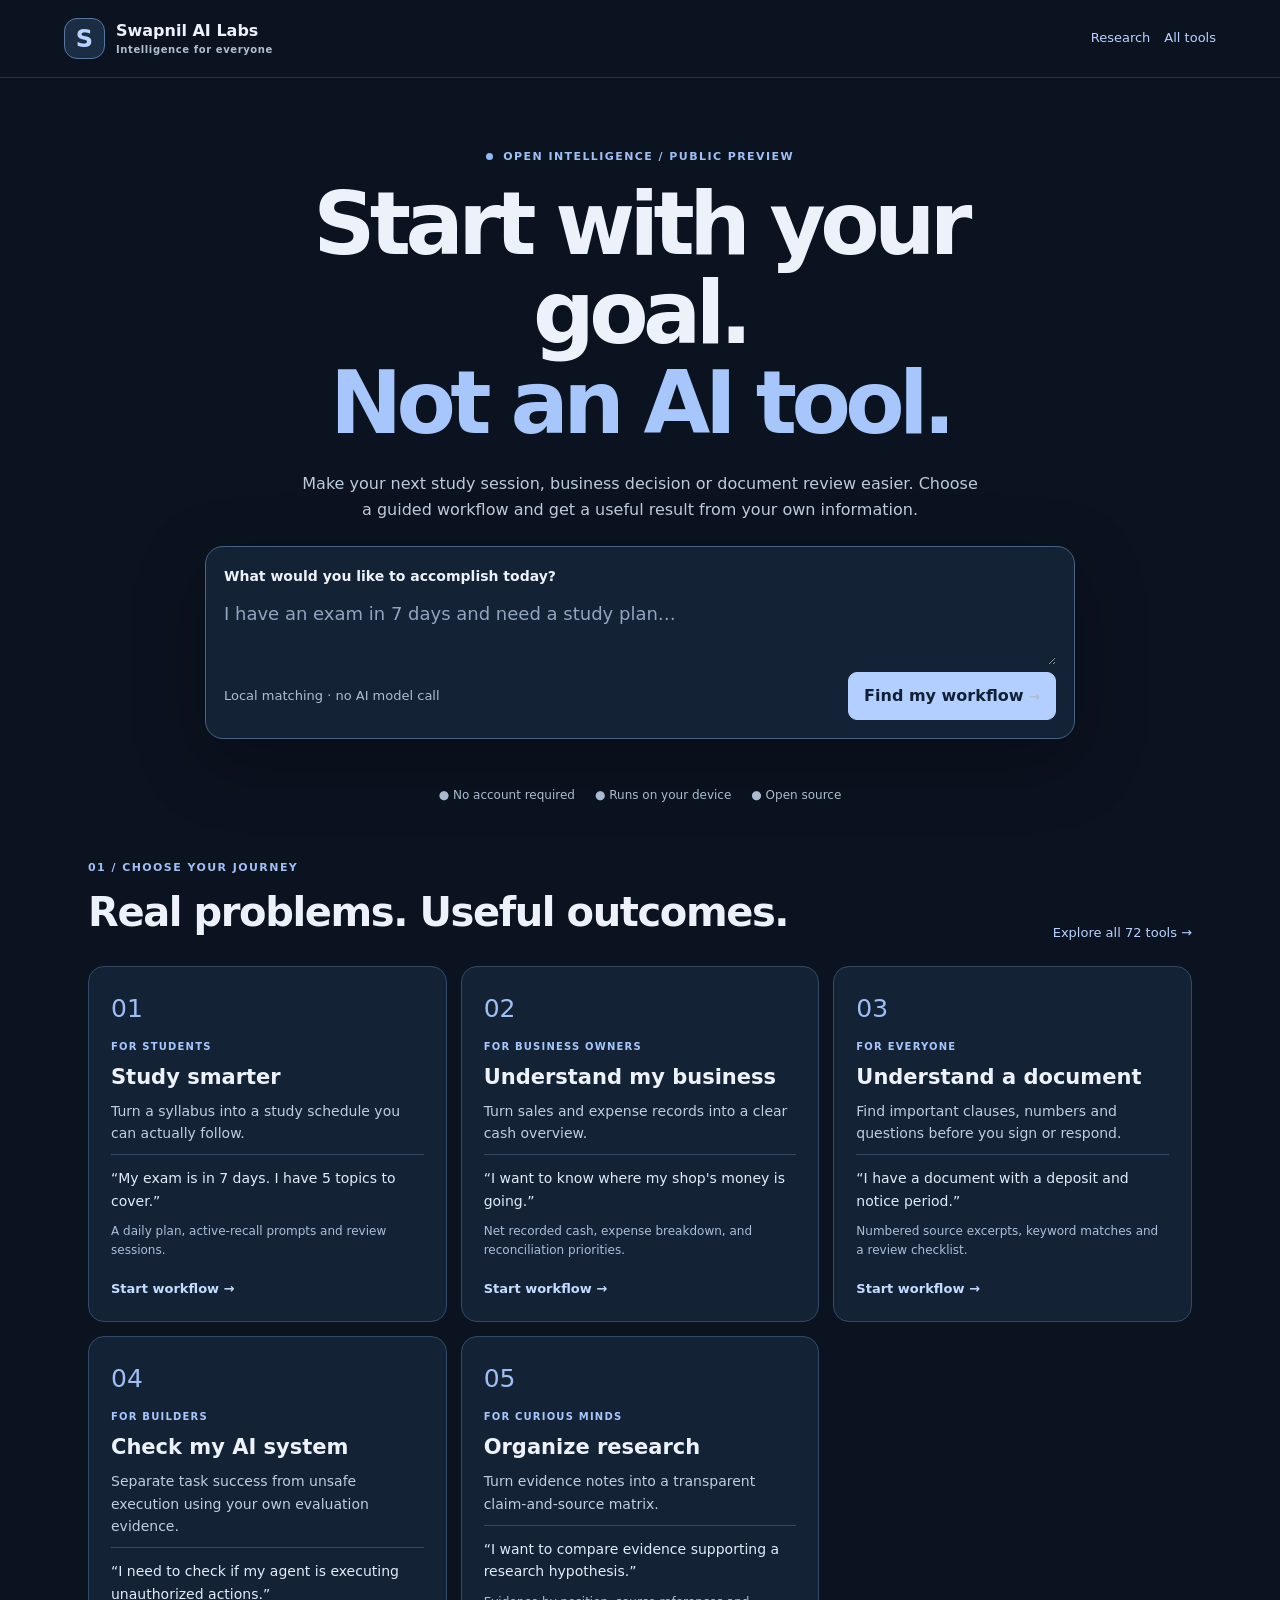
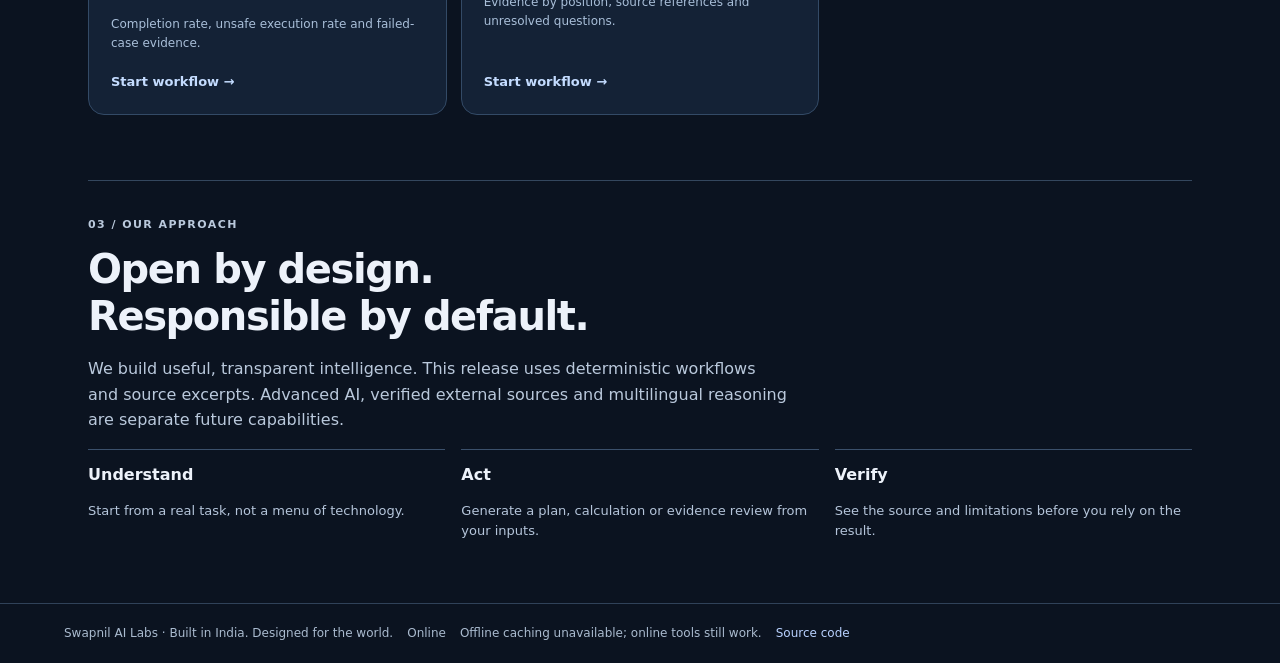
<file: website/apps/index.html>
<!doctype html><html lang="en"><head><meta charset="utf-8"><meta name="viewport" content="width=device-width,initial-scale=1"><meta name="theme-color" content="#0b1320"><meta name="description" content="Swapnil AI Labs — turn everyday goals into useful, guided workflows."><meta http-equiv="Content-Security-Policy" content="default-src 'self'; script-src 'self'; worker-src 'self'; style-src 'self'; connect-src 'none'; object-src 'none'; base-uri 'none'; form-action 'none'"><link rel="manifest" href="manifest.webmanifest"><link rel="apple-touch-icon" href="icon-192.png"><link rel="stylesheet" href="experience.css"><title>Swapnil AI Labs — Intelligence for everyone</title></head><body><header><a class="brand" href="./"><span class="mark" aria-hidden="true">S</span><span>Swapnil AI Labs<small>Intelligence for everyone</small></span></a><nav><a href="../index.html">Research</a><a href="tools.html">All tools</a><button id="install-app" hidden>Install app</button><button id="update-app" hidden>Update</button></nav></header><main><section class="hero"><div class="eyebrow"><span class="dot"></span> OPEN INTELLIGENCE / PUBLIC PREVIEW</div><h1>Start with your goal.<br><em>Not an AI tool.</em></h1><p>Make your next study session, business decision or document review easier. Choose a guided workflow and get a useful result from your own information.</p><div class="composer"><label for="goal">What would you like to accomplish today?</label><textarea id="goal" rows="2" maxlength="500" placeholder="I have an exam in 7 days and need a study plan…"></textarea><div class="compose-bottom"><span>Local matching · no AI model call</span><button id="find">Find my workflow <span aria-hidden="true">→</span></button></div></div><p id="route-status" role="status" aria-live="polite"></p><div class="trust"><span>● No account required</span><span>● Runs on your device</span><span>● Open source</span></div></section><section class="journey-section"><div class="section-head"><div><p class="eyebrow">01 / CHOOSE YOUR JOURNEY</p><h2>Real problems. Useful outcomes.</h2></div><a href="tools.html">Explore all 72 tools →</a></div><div id="journey-list" class="journeys"></div></section><section id="workspace" class="workspace" hidden><div class="section-head"><div><p class="eyebrow">02 / YOUR WORKSPACE</p><h2 id="work-title"></h2><p id="work-description"></p></div><button id="close" class="outline">Close</button></div><div class="stepbar"><span class="active">1. Add information</span><span>2. Run workflow</span><span>3. Review result</span></div><div class="workspace-grid"><div class="input-panel"><div class="panel-head"><h3>Tell us what you're working with</h3><button id="sample" class="outline">Try a sample</button></div><p class="muted">Use non-sensitive information. Your entries stay in this page; no external model or service is called.</p><div id="fields"></div><div class="actions"><button id="execute">Generate result →</button><button id="reset" class="outline">Clear</button></div><p id="error" role="alert"></p></div><div class="result-panel"><div class="panel-head"><h3>Your result</h3><button id="export" class="outline" disabled>Save as text</button></div><div id="result" aria-live="polite"><p class="muted">Add your information or try a sample. Your result will appear here.</p></div></div></div></section><section class="mission"><p class="eyebrow">03 / OUR APPROACH</p><h2>Open by design.<br>Responsible by default.</h2><p>We build useful, transparent intelligence. This release uses deterministic workflows and source excerpts. Advanced AI, verified external sources and multilingual reasoning are separate future capabilities.</p><div class="mission-grid"><div><b>Understand</b><p>Start from a real task, not a menu of technology.</p></div><div><b>Act</b><p>Generate a plan, calculation or evidence review from your inputs.</p></div><div><b>Verify</b><p>See the source and limitations before you rely on the result.</p></div></div></section></main><footer><span>Swapnil AI Labs · Built in India. Designed for the world.</span><span id="network-state" aria-live="polite"></span><span id="install-state" aria-live="polite"></span><a href="https://github.com/swapnilmandloi312/my-ai-project">Source code</a></footer><script type="module" src="experience.mjs"></script><script type="module" src="pwa.mjs"></script></body></html>
</file>
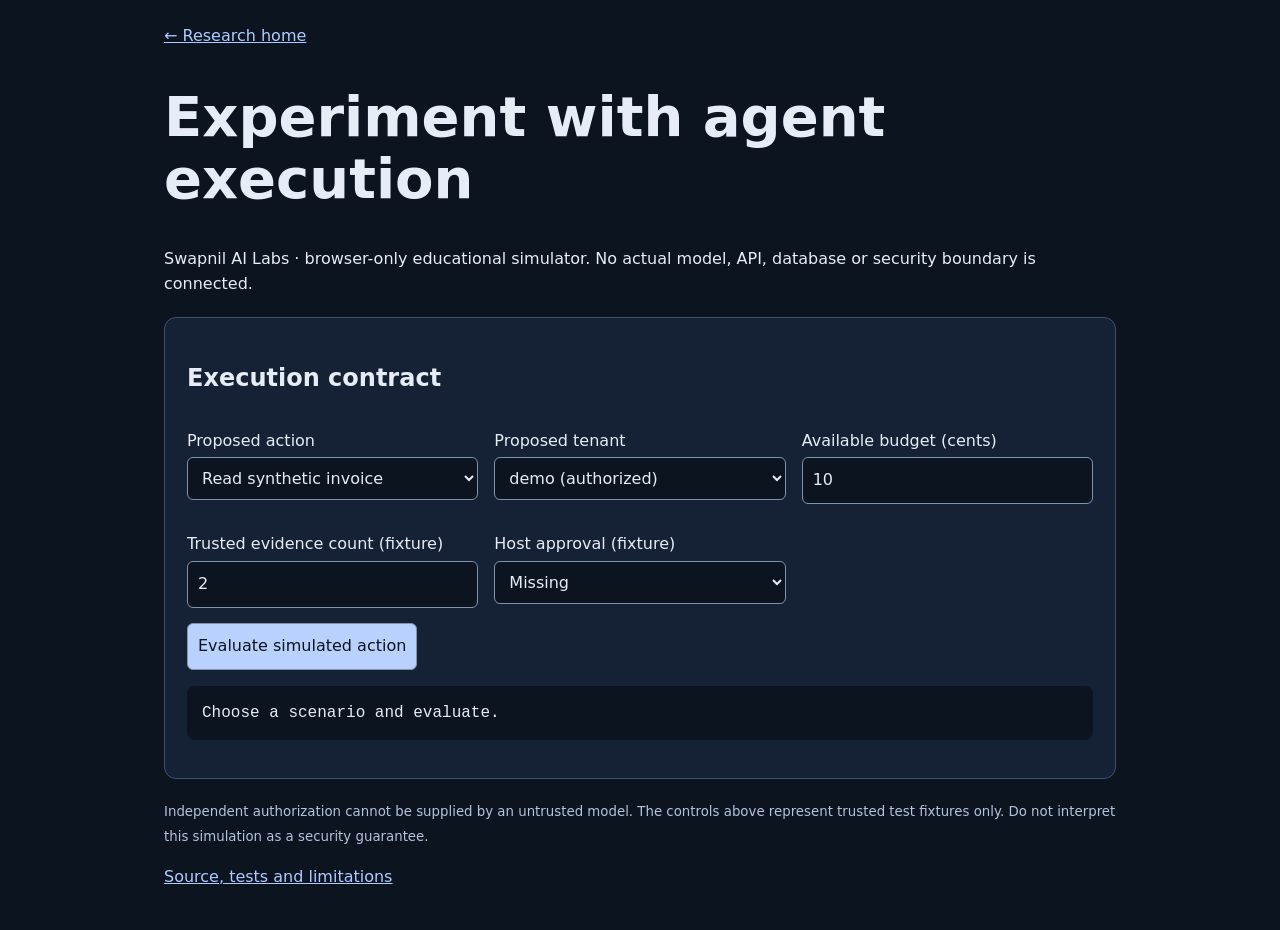
<file: playground.html>
<!doctype html>
<html lang="en"><head><meta charset="utf-8"><meta name="viewport" content="width=device-width,initial-scale=1"><title>Research Playground | Swapnil AI Labs</title><style>
*{box-sizing:border-box}body{margin:0;background:#0c1420;color:#e6edf7;font:16px/1.55 system-ui}main{max-width:1000px;margin:auto;padding:24px}h1{font-size:clamp(2rem,5vw,3.5rem);line-height:1.1}a{color:#aecbff}.panel{background:#152235;border:1px solid #3d516e;border-radius:12px;padding:22px;margin:20px 0}label{display:block;margin:12px 0 4px}input,select,button{font:inherit;max-width:100%;padding:10px;border:1px solid #8093ad;border-radius:6px}input,select{width:100%;background:#0c1420;color:#e6edf7}button{background:#b9d1ff;color:#0c1420;margin-top:15px;cursor:pointer}pre{white-space:pre-wrap;overflow-wrap:anywhere;background:#0c1420;padding:15px;border-radius:8px}.grid{display:grid;grid-template-columns:repeat(auto-fit,minmax(220px,1fr));gap:16px}small{color:#b4c3d9}a:focus-visible,button:focus-visible,select:focus-visible,input:focus-visible{outline:3px solid white}</style></head><body><main><a href="index.html">← Research home</a><h1>Experiment with agent execution</h1><p>Swapnil AI Labs · browser-only educational simulator. No actual model, API, database or security boundary is connected.</p><div class="panel"><h2>Execution contract</h2><div class="grid"><div><label for="action">Proposed action</label><select id="action"><option value="lookup_invoice">Read synthetic invoice</option><option value="prepare_report">Prepare report</option><option value="send_email">Send email</option></select></div><div><label for="tenant">Proposed tenant</label><select id="tenant"><option value="demo">demo (authorized)</option><option value="other">other (not authorized)</option></select></div><div><label for="budget">Available budget (cents)</label><input id="budget" type="number" value="10" min="0" max="100"></div><div><label for="evidence">Trusted evidence count (fixture)</label><input id="evidence" type="number" value="2" min="0" max="10"></div><div><label for="approval">Host approval (fixture)</label><select id="approval"><option value="no">Missing</option><option value="yes">Bound to request</option></select></div></div><button id="evaluate">Evaluate simulated action</button><pre id="result" aria-live="polite">Choose a scenario and evaluate.</pre></div><small>Independent authorization cannot be supplied by an untrusted model. The controls above represent trusted test fixtures only. Do not interpret this simulation as a security guarantee.</small><p><a href="https://github.com/swapnilmandloi312/my-ai-project">Source, tests and limitations</a></p></main><script src="playground.js"></script></body></html>
</file>
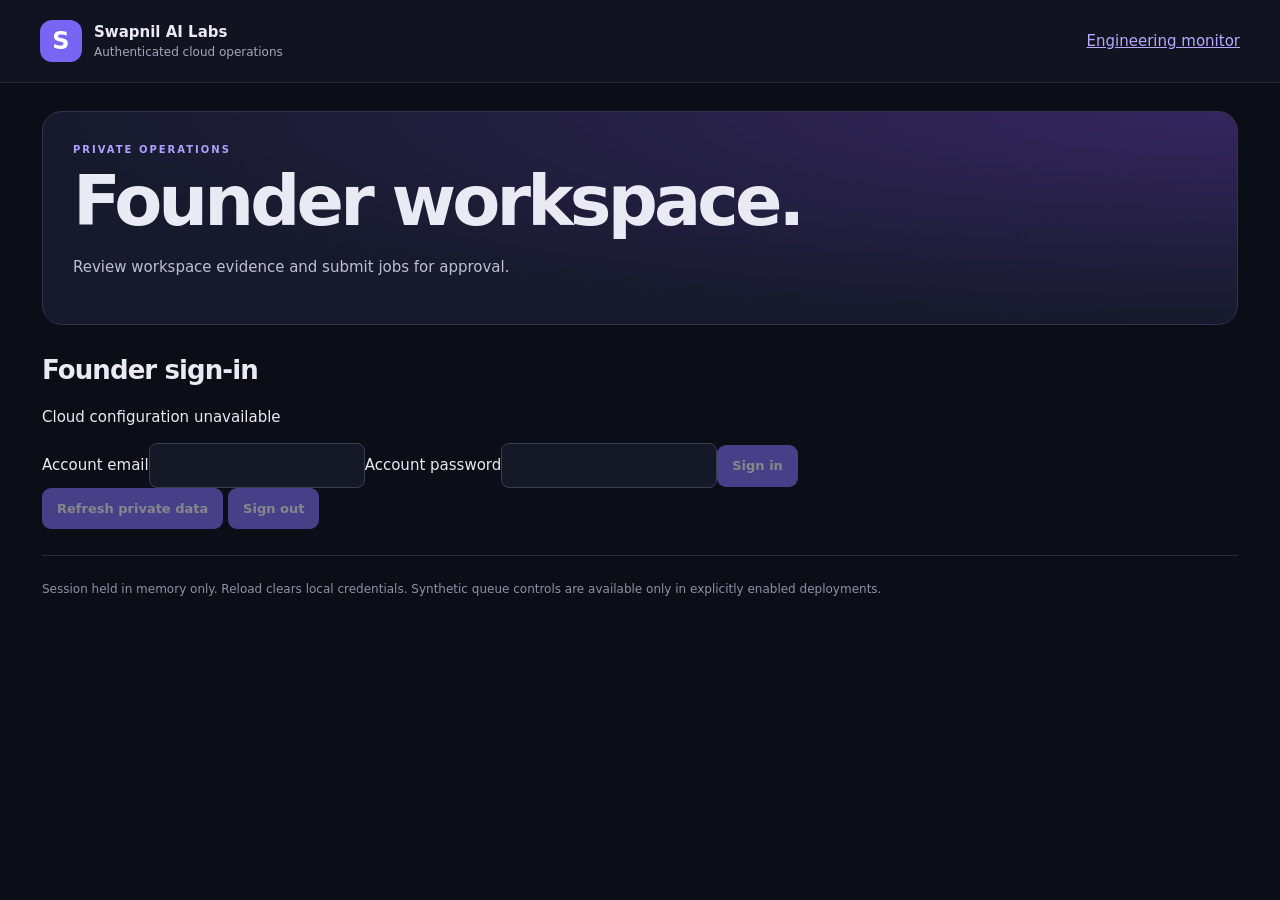
<file: control-center/cloud.html>
<!doctype html><html lang="en"><head><meta charset="utf-8"><meta name="viewport" content="width=device-width,initial-scale=1"><meta name="robots" content="noindex,nofollow"><title>Private cloud operations | Swapnil AI Labs</title><link rel="stylesheet" href="./style.css"></head><body><header><div class="brand"><span class="logo">S</span><div><strong>Swapnil AI Labs</strong><small>Authenticated cloud operations</small></div></div><a href="./">Engineering monitor</a></header><main><section class="hero"><div><p class="eyebrow">PRIVATE OPERATIONS</p><h1>Founder workspace.</h1><p>Review workspace evidence and submit jobs for approval.</p></div></section><section><h2>Founder sign-in</h2><p id="notice" role="status">Checking configuration…</p><form id="login"><label for="email">Account email</label><input id="email" type="email" autocomplete="username" required><label for="password">Account password</label><input id="password" type="password" autocomplete="current-password" required><button id="signin" type="submit" disabled>Sign in</button></form><button id="refresh-cloud" disabled>Refresh private data</button> <button id="signout" disabled>Sign out</button></section><section id="workspace" hidden><h2 id="workspace-title">Workspace</h2><p id="counts"></p><form id="engineering-evidence" hidden><label for="evidence-category">Evidence category</label><select id="evidence-category"><option value="engineering">Engineering</option><optgroup label="Research"><option value="research">Research</option></optgroup><optgroup label="GitHub reviews"><option value="architecture">architecture</option><option value="automation">automation</option><option value="backend">backend</option><option value="devops">devops</option><option value="frontend">frontend</option><option value="quality">quality</option><option value="technical_writing">technical writing</option></optgroup><optgroup label="Workspace operations"><option value="security">security</option><option value="privacy">privacy</option><option value="compliance">compliance</option><option value="it_ops">it ops</option><option value="observability">observability</option><option value="incident_response">incident response</option><option value="integration">integration</option></optgroup></select><label id="evidence-input-label" for="engineering-revision">Full GitHub commit SHA</label><input id="engineering-revision" required maxlength="79" spellcheck="false"><button type="submit">Request evidence</button></form><p id="founder-action-status" role="status"></p><form id="evidence-batch" hidden><label for="batch-job-ids">Pending read-only job IDs (one to eight)</label><textarea id="batch-job-ids" maxlength="320" rows="3" placeholder="One job UUID per line" required></textarea><button type="submit">Approve evidence batch</button></form><p id="batch-status" role="status"></p><form id="recurring-evidence" hidden><h3>Authorize recurring read-only evidence</h3><label for="schedule-key">Schedule name</label><input id="schedule-key" required maxlength="64" pattern="[a-zA-Z0-9_\\-]+"><label for="schedule-template">Approved GitHub evidence job UUID</label><input id="schedule-template" required maxlength="36"><label for="schedule-dependency">Prerequisite job UUID (optional)</label><input id="schedule-dependency" maxlength="36"><label for="schedule-interval">Interval in hours</label><input id="schedule-interval" type="number" min="1" max="168" value="1" required><label for="schedule-occurrences">Maximum approvals</label><input id="schedule-occurrences" type="number" min="1" max="24" value="1" required><label for="schedule-expiry">Approval expires in hours</label><input id="schedule-expiry" type="number" min="1" max="24" value="1" required><button type="submit">Authorize bounded repeats</button><button id="revoke-recurring" type="button">Revoke future approvals by schedule name</button></form><p id="recurring-status" role="status"></p><h3>Agent inventory</h3><p id="inventory-status" role="status"></p><div id="agent-inventory"></div><h3>Priority tasks</h3><div id="cloud-tasks"></div><h3>Recorded reports</h3><div id="cloud-reports"></div><h3>Stored evidence deliverables</h3><p id="deliverable-status" role="status"></p><div id="cloud-deliverables"></div><h3>Delegation schedules</h3><p id="schedule-status" role="status"></p><div id="cloud-schedules"></div><section id="job-workspace" hidden><h2>Agent runtime</h2><p id="job-notice" role="status"></p><p id="job-limits"></p><div id="job-founder" hidden><label for="attempt-limit">Lifetime attempt limit (0–1000)</label><input type="number" id="attempt-limit" min="0" max="1000" step="1" value="0"><button id="resume-jobs" type="button">Enable / update attempt budget</button><button id="stop-jobs" type="button">Emergency stop and cancel</button><h3>Agent controls</h3><div id="job-profiles"></div></div><form id="job-submit" hidden><label for="job-category">Agent profile</label><select id="job-category" required></select><label for="job-parent">Successful parent job (optional delegation)</label><select id="job-parent"><option value="">No parent</option></select><button type="submit">Request synthetic evaluation</button></form><h3>Latest jobs and deliverables (up to 100)</h3><div id="job-results"></div><h3>Execution events (up to 200)</h3><div id="job-events"></div><p>Successful synthetic execution is not independent verification, external action or production-agent readiness.</p></section></section><footer>Session held in memory only. Reload clears local credentials. Synthetic queue controls are available only in explicitly enabled deployments.</footer></main><script type="module" src="./cloud.mjs?v=readonly-batch-1"></script></body></html>
</file>
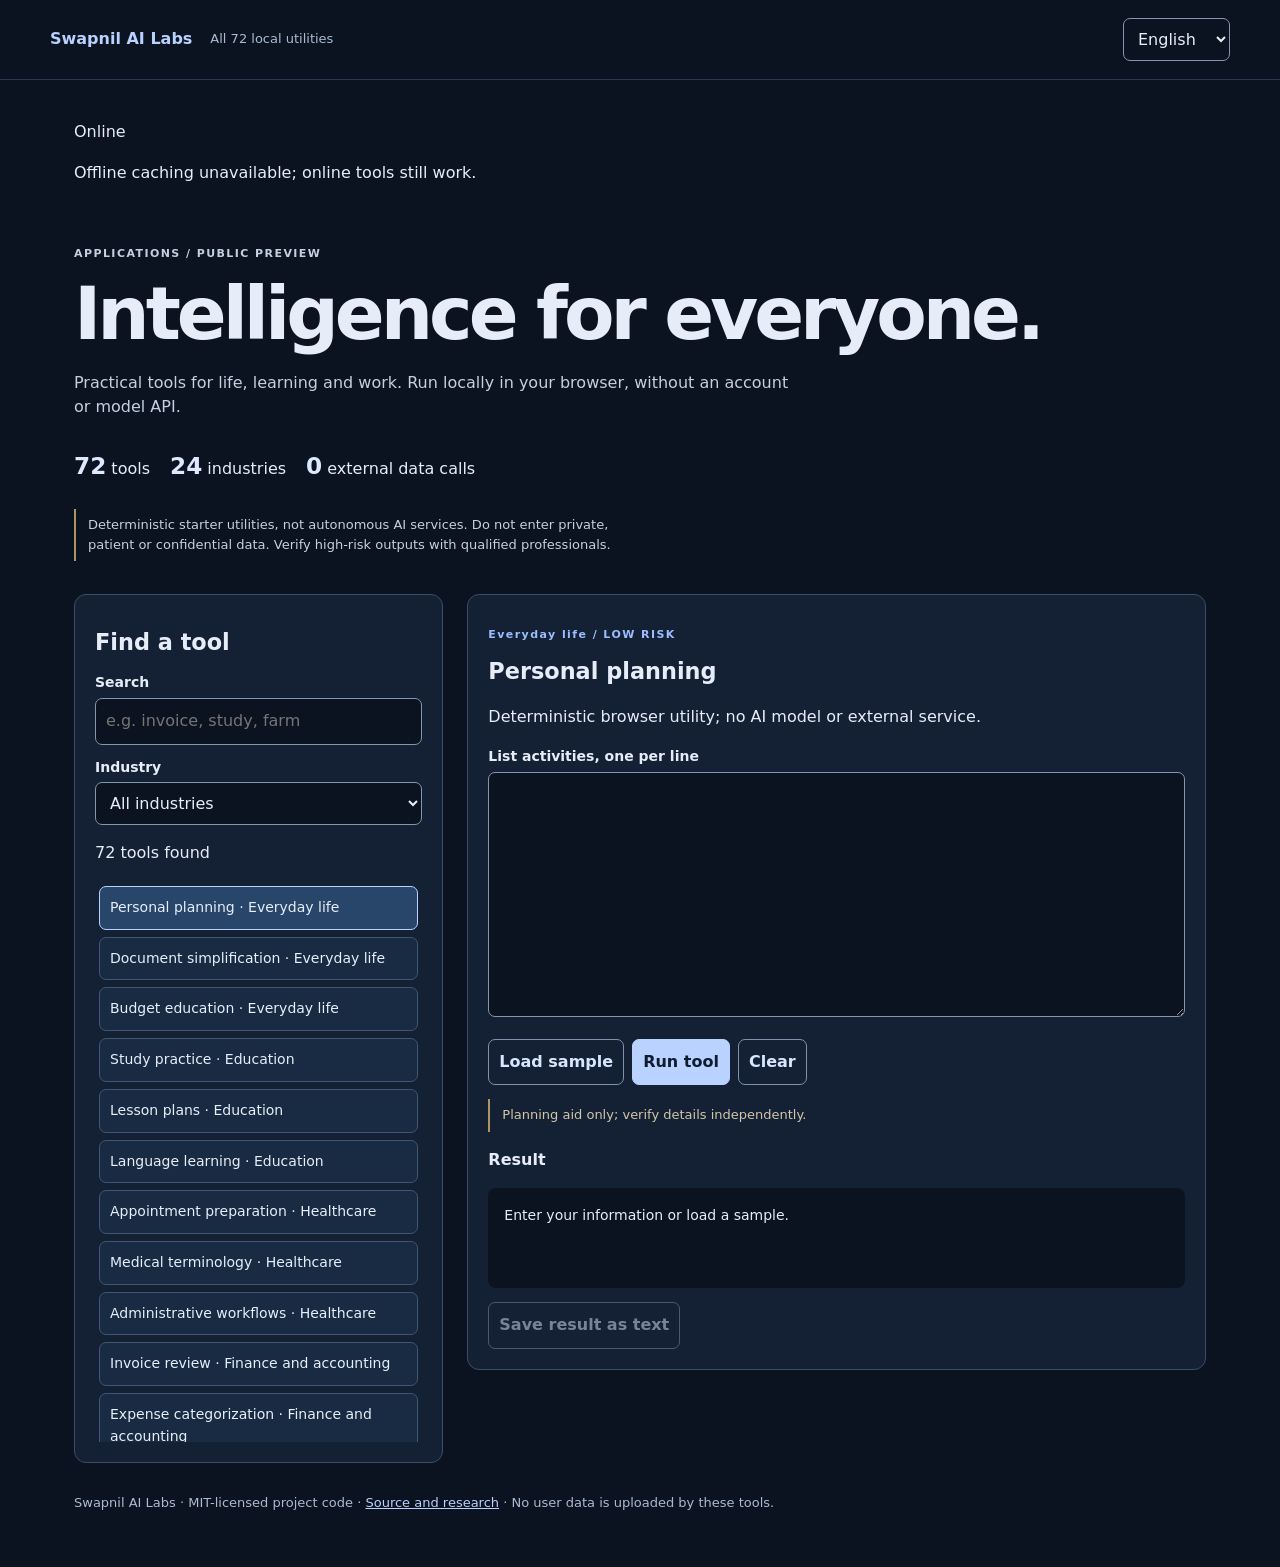
<file: website/apps/tools.html>
<!doctype html><html lang="en"><head><meta charset="utf-8"><meta name="viewport" content="width=device-width,initial-scale=1"><meta name="description" content="Free local tools for learning, work and everyday life by Swapnil AI Labs."><meta http-equiv="Content-Security-Policy" content="default-src 'self'; script-src 'self'; worker-src 'self'; style-src 'self'; connect-src 'none'; object-src 'none'; base-uri 'none'; form-action 'none'"><meta name="theme-color" content="#0b1320"><link rel="manifest" href="manifest.webmanifest"><link rel="apple-touch-icon" href="icon-192.png"><title>Applications — Swapnil AI Labs</title><link rel="stylesheet" href="style.css"></head><body><header><a href="./" class="brand">Swapnil AI Labs</a><span>All 72 local utilities</span><label for="locale" class="sr">Interface language</label><select id="locale"><option value="en">English</option><option value="hi">हिन्दी</option><option value="hinglish">Hinglish</option></select><button id="install-app" type="button" hidden>Install app</button><button id="update-app" type="button" hidden>Update app</button></header><main><p id="network-state" aria-live="polite"></p><p id="install-state" aria-live="polite">Checking offline availability…</p><section class="hero"><p class="eyebrow">APPLICATIONS / PUBLIC PREVIEW</p><h1 id="headline">Intelligence for everyone.</h1><p id="intro">Practical tools for life, learning and work. Run locally in your browser, without an account or model API.</p><div class="metrics"><span><strong>72</strong> tools</span><span><strong>24</strong> industries</span><span><strong>0</strong> external data calls</span></div><p class="notice">Deterministic starter utilities, not autonomous AI services. Do not enter private, patient or confidential data. Verify high-risk outputs with qualified professionals.</p></section><section class="workspace"><aside><h2 id="browse">Find a tool</h2><label for="search">Search</label><input id="search" placeholder="e.g. invoice, study, farm"><label for="industry">Industry</label><select id="industry"></select><p id="count" aria-live="polite"></p><div id="cards" class="cards"></div></aside><section class="panel" id="tool-panel"><p class="eyebrow" id="category"></p><h2 id="tool-title"></h2><p id="scope"></p><label id="input-label" for="source"></label><textarea id="source" rows="9" maxlength="20000" spellcheck="false"></textarea><div id="query-wrap" hidden><label for="query">Search term</label><input id="query" maxlength="300"></div><div class="actions"><button id="example" type="button" class="secondary">Load sample</button><button id="run" type="button">Run tool</button><button id="clear" type="button" class="secondary">Clear</button></div><p id="warning" class="notice"></p><h3>Result</h3><pre id="output" aria-live="polite">Enter your information or load a sample.</pre><div id="quiz" hidden><button id="reveal" type="button">Show answer</button><button id="next" type="button" class="secondary">Next card</button></div><button id="save" class="secondary" type="button" disabled>Save result as text</button></section></section><footer>Swapnil AI Labs · MIT-licensed project code · <a href="https://github.com/swapnilmandloi312/my-ai-project">Source and research</a> · No user data is uploaded by these tools.</footer></main><script type="module" src="app.mjs"></script><script type="module" src="pwa.mjs"></script></body></html>
</file>
<file: apps/style.css>
*{box-sizing:border-box}body{margin:0;font:16px/1.55 system-ui,sans-serif;color:#e6edf8;background:#0b1320}header{display:flex;align-items:center;gap:18px;flex-wrap:wrap;padding:18px max(20px,calc((100vw - 1180px)/2));border-bottom:1px solid #293950}header span{color:#aabbd1;font-size:13px;flex:1}a{color:#b8d1ff}.brand{font-weight:750;text-decoration:none}main{max-width:1180px;padding:24px;margin:auto}.hero{padding:32px 0 20px}.eyebrow{font-size:11px;letter-spacing:.13em;color:#9dbdff;font-weight:650}h1{font-size:clamp(2.4rem,6vw,4.6rem);line-height:1.1;letter-spacing:-.055em;margin:12px 0}h2{font-size:1.4rem;margin:10px 0}h3{font-size:1rem}.hero>p{max-width:72ch;color:#c4d0df}.metrics{display:flex;gap:20px;flex-wrap:wrap;padding:12px 0}.metrics strong{font-size:1.45rem;color:#dce9ff}.notice{font-size:13px;color:#d2c7a8;border-left:2px solid #af9561;padding:6px 12px}.workspace{display:grid;grid-template-columns:minmax(240px,1fr) minmax(0,2fr);gap:24px;align-items:start}aside,.panel{background:#142034;border:1px solid #3b4d68;border-radius:12px;padding:20px}label{display:block;margin:12px 0 4px;font-weight:600;font-size:14px}input,textarea,select,button{font:inherit;border-radius:7px;border:1px solid #8495ad;padding:10px}input,textarea,select{width:100%;background:#0b1320;color:#e7eef9}header select{width:auto}textarea{resize:vertical}button{cursor:pointer;background:#bad2ff;color:#101c30;font-weight:650;border:1px solid #bad2ff}button.secondary{background:transparent;color:#d8e6ff;border-color:#7f93b1}button:disabled{opacity:.5;cursor:not-allowed}button:focus-visible,input:focus-visible,select:focus-visible,textarea:focus-visible,a:focus-visible{outline:3px solid #fff;outline-offset:2px}.cards{display:grid;gap:7px;max-height:560px;overflow:auto;padding:4px}.cards button{text-align:left;background:#182b43;color:#e7eef9;border-color:#425574;font-size:14px;font-weight:500}.cards button[aria-pressed=true]{border-color:#b8d1ff;background:#28466a}.actions{display:flex;gap:8px;flex-wrap:wrap;margin:14px 0}pre{white-space:pre-wrap;overflow-wrap:anywhere;background:#0b1320;border-radius:8px;padding:16px;min-height:100px;max-height:420px;overflow:auto;font:14px/1.6 system-ui}footer{padding:30px 0;color:#abbad1;font-size:13px}.sr{position:absolute;width:1px;height:1px;overflow:hidden;clip-path:inset(50%)}[hidden]{display:none!important}@media(max-width:720px){main{padding:16px}.workspace{grid-template-columns:1fr}.cards{max-height:210px}aside,.panel{padding:14px}.hero{padding-top:10px}}
</file>
<file: control-center/style.css>
*{box-sizing:border-box}html{scroll-behavior:smooth}body{margin:0;background:#0c0e17;color:#e9eaf3;font:15px/1.5 system-ui,sans-serif}header{padding:20px max(22px,calc((100vw - 1200px)/2));display:flex;justify-content:space-between;align-items:center;border-bottom:1px solid #262838;background:#111320}.brand{display:flex;gap:12px;align-items:center}.logo{display:grid;place-items:center;background:#7865f4;color:white;border-radius:12px;width:42px;height:42px;font-size:24px;font-weight:800}.brand small,.metrics span,.modelgrid span{display:block;color:#a3a6b8;font-size:12px}.tag{border:1px solid #49405f;border-radius:30px;padding:6px 12px;font-size:10px;letter-spacing:1px;color:#bdadff;white-space:nowrap}main{max-width:1240px;margin:auto;padding:28px 22px}.hero{display:flex;align-items:end;justify-content:space-between;gap:24px;padding:30px;border-radius:20px;background:radial-gradient(ellipse at top right,#34265f,#171a2c 70%);border:1px solid #36304e}.eyebrow{font-weight:700;font-size:10px;letter-spacing:2px;color:#b1a0ff;margin:0 0 10px}h1{font-size:clamp(38px,6vw,70px);line-height:.99;letter-spacing:-.055em;margin:0 0 20px}h2{font-size:26px;letter-spacing:-.035em;margin:0 0 16px}h3{font-size:15px;margin:0 0 12px}.hero p:not(.eyebrow){max-width:620px;color:#bec0d1}.heroactions{display:flex;flex-direction:column;gap:8px;min-width:190px}button,.button{border:0;background:#8271f7;color:white;padding:11px 15px;border-radius:9px;text-decoration:none;font:inherit;font-size:13px;font-weight:650;cursor:pointer;display:inline-block;text-align:center}.secondary{background:#1b1e30;border:1px solid #393c53;color:#dedbea}button:disabled{opacity:.5;cursor:wait}.connection{margin:17px 0;color:#b9c7e1;font-size:12px;padding:11px;border-left:3px solid #8b78fc;background:#151827}.metrics{display:grid;grid-template-columns:repeat(4,1fr);gap:10px;margin-bottom:20px}.metrics article,.modelgrid article{background:#151827;border:1px solid #2a2d40;border-radius:13px;padding:18px}.metrics small{color:#a6a9bb}.metrics strong,.modelgrid strong{display:block;font-size:31px;letter-spacing:-1.5px;color:#cec4ff;margin:6px 0}nav{position:sticky;top:0;z-index:2;display:flex;gap:8px;overflow:auto;background:#0c0e17;padding:14px 0;border-bottom:1px solid #292c3e}nav a{font-size:12px;white-space:nowrap;padding:7px 12px;border:1px solid #383a50;border-radius:22px;text-decoration:none;color:#d0cce8}section:not(.hero):not(.metrics){padding:26px 0;border-bottom:1px solid #292c3e;scroll-margin-top:65px}.heading{display:flex;align-items:center;justify-content:space-between;gap:15px}.muted{color:#a3a6ba;font-size:13px}.agentcards{display:grid;grid-template-columns:repeat(4,1fr);gap:10px;margin:18px 0}.agent{background:#151827;border:1px solid #2a2d40;border-radius:12px;padding:14px}.agent p{font-size:13px;color:#b8bbcf;margin:7px 0}.agent small{color:#b3a5ff;font-size:11px}.controls{display:flex;gap:10px;margin:12px 0}input,select{font:inherit;background:#151827;border:1px solid #3a3d52;color:#e9eaf3;border-radius:8px;padding:10px;min-width:0}input{flex:1}.task,.entry,.gate{padding:13px 0;border-bottom:1px solid #282b3b;overflow-wrap:anywhere}.task small,.entry small{display:block;color:#a5a8bb;font-size:11px;margin-bottom:4px}.task p,.entry p{margin:0}.split,.modelgrid{display:grid;grid-template-columns:1fr 1fr;gap:20px}.split>div{min-width:0}.gate span{display:block;color:#b2b5ca;font-size:13px}.entry a,a{color:#b7a9ff}.modelgrid{margin:14px 0}.modelgrid p{font-size:13px}footer{font-size:12px;color:#8d91a7;margin:24px 0}a:focus-visible,button:focus-visible,input:focus-visible,select:focus-visible{outline:2px solid #c0adff;outline-offset:3px}@media(max-width:800px){.metrics,.agentcards{grid-template-columns:repeat(2,1fr)}.hero{align-items:start;flex-direction:column}.heroactions{width:100%}.split{grid-template-columns:1fr}.tag{font-size:9px}}@media(max-width:420px){header{padding:14px}header>.tag{display:none}main{padding:18px 13px}.hero{padding:22px 18px}.metrics article,.agent{padding:12px}.metrics strong{font-size:25px}.modelgrid{grid-template-columns:1fr}.heading{align-items:start}.controls{flex-wrap:wrap}}
</file>
<file: website/research.css>
*{box-sizing:border-box}body{margin:0;background:#0b1320;color:#eaf0f9;font:16px/1.65 system-ui,sans-serif}header,main,footer{max-width:1160px;padding:24px;margin:auto}header{display:flex;align-items:center;justify-content:space-between;gap:20px;border-bottom:1px solid #314156}a{color:#b8d2ff;text-decoration:none}a:hover{text-decoration:underline}a:focus-visible{outline:3px solid white;outline-offset:4px}.brand{display:flex;align-items:center;gap:10px;font-weight:750;color:#edf2fb}.brand img{border:1px solid #57749a;border-radius:11px}nav{display:flex;gap:18px;flex-wrap:wrap;font-size:13px}.hero{display:grid;grid-template-columns:1.4fr 1fr;gap:40px;align-items:center;padding:65px 0}h1{font-size:clamp(3rem,6vw,5.8rem);line-height:1.04;letter-spacing:-.065em;margin:12px 0 24px}h1 em{font-style:normal;color:#a7c8ff}h2{font-size:clamp(1.9rem,4vw,3.1rem);line-height:1.18;letter-spacing:-.045em;margin:10px 0 18px}h3{font-size:1.15rem;margin:6px 0}p{color:#bac9dc;max-width:75ch}.hero p{font-size:18px}.eyebrow,.hero .eyebrow{font-size:11px;font-weight:750;letter-spacing:.14em;color:#a7c8ff}.actions{display:flex;gap:12px;flex-wrap:wrap;margin:26px 0}.primary,.outline{display:inline-block;border-radius:9px;padding:11px 17px;font-size:14px;font-weight:700}.primary{background:#b5d1ff;color:#14233c}.outline{border:1px solid #587292}.diagram{background:#142236;border:1px solid #3e587b;border-radius:20px;padding:28px;display:flex;flex-direction:column;gap:9px}.diagram span,small{color:#a9c5ec;font-size:11px;letter-spacing:.05em}.diagram b{font-size:20px}.diagram i{height:22px;border-left:1px solid #6f96d0;margin-left:8px}.diagram p{font-size:12px;border-top:1px solid #3e587b;padding-top:12px}.problem,.closing{padding:35px;border:1px solid #344b67;border-radius:18px;background:#111f32}section{margin:38px 0 64px}.grid{display:grid;grid-template-columns:repeat(auto-fit,minmax(220px,1fr));gap:14px;margin:24px 0}article{border:1px solid #344b67;border-radius:14px;padding:20px;background:#142236}article p,article a{font-size:14px}.metric{font-size:2.25rem;font-weight:720;color:#b5d1ff;letter-spacing:-.06em}footer{border-top:1px solid #314156;display:flex;gap:16px;flex-wrap:wrap;font-size:12px;color:#a9bcd5}@media(max-width:760px){header,main,footer{padding:16px}header{flex-wrap:wrap}nav{gap:13px}.hero{grid-template-columns:1fr;gap:20px;padding:24px 0}.problem,.closing{padding:22px}section{margin:24px 0 42px}.hero p{font-size:16px}}
</file>
<file: website/apps/experience.css>
*{box-sizing:border-box}html{scroll-behavior:smooth}body{margin:0;background:#0b1320;color:#edf2fa;font:16px/1.6 system-ui,-apple-system,sans-serif}header{display:flex;align-items:center;justify-content:space-between;gap:16px;padding:18px max(20px,calc((100vw - 1152px)/2));border-bottom:1px solid #24364a}a{color:#b9d2ff;text-decoration:none}a:hover{text-decoration:underline}.brand{display:flex;align-items:center;gap:11px;font-weight:750;color:#edf2fa;line-height:1.25}.brand small{display:block;font-size:10px;letter-spacing:.06em;color:#b0bdd0;margin-top:3px}.mark{display:grid;place-items:center;width:41px;height:41px;border:1px solid #5877a0;background:#1b2d43;border-radius:13px;color:#b9d2ff;font-size:24px;font-weight:800}nav{display:flex;gap:14px;align-items:center;flex-wrap:wrap;font-size:13px}main{max-width:1152px;margin:auto;padding:0 24px}.hero{padding:70px 0 54px;max-width:870px;margin:auto;text-align:center}.eyebrow{color:#9fbff4;font-size:11px;font-weight:700;letter-spacing:.13em;margin:0 0 12px}.dot{display:inline-block;width:7px;height:7px;border-radius:50%;background:#91baf6;margin-right:5px}h1{font-size:clamp(2.7rem,7vw,5.4rem);line-height:1.04;letter-spacing:-.065em;margin:14px 0 22px}h1 em{font-style:normal;color:#a6c6fc}h2{font-size:clamp(1.6rem,3.6vw,2.5rem);line-height:1.18;letter-spacing:-.035em;margin:0 0 8px}h3{font-size:1.1rem;margin:0}.hero>p{max-width:680px;margin:0 auto 24px;color:#bdcadd}.composer{text-align:left;border:1px solid #476282;background:#142236;padding:18px;border-radius:18px;box-shadow:0 22px 70px #0004}.composer label{margin:0 0 7px;font-size:14px}.composer textarea{background:transparent;border:0;padding:5px 0;font-size:18px;resize:vertical;min-height:70px}.compose-bottom{display:flex;align-items:center;justify-content:space-between;gap:10px}.compose-bottom span,.muted{font-size:13px;color:#b0bdd0}.trust{display:flex;justify-content:center;gap:20px;flex-wrap:wrap;color:#aabbcf;font-size:12px;margin-top:16px}button{font:inherit;font-weight:700;border:1px solid #b2cfff;background:#b2cfff;color:#102137;border-radius:9px;padding:10px 15px;cursor:pointer}button:disabled{opacity:.45;cursor:not-allowed}button.outline{border:1px solid #536c89;background:transparent;color:#dbe7fb;font-size:13px}button:focus-visible,a:focus-visible,textarea:focus-visible,input:focus-visible{outline:3px solid #fff;outline-offset:3px}.section-head{display:flex;justify-content:space-between;align-items:end;gap:16px;margin-bottom:22px}.section-head>a{font-size:13px}.journeys{display:grid;grid-template-columns:repeat(3,minmax(0,1fr));gap:14px}.journey{background:#142236;border:1px solid #334a66;border-radius:16px;padding:22px;display:flex;flex-direction:column;gap:10px;text-align:left;color:#edf2fa}.journey:hover{border-color:#a6c6fc;background:#192c43}.journey .number{color:#9fbff4;font-size:25px;font-weight:300}.journey .tag{font-size:10px;letter-spacing:.12em;color:#a6c6fc}.journey h3{font-size:21px;line-height:1.18}.journey p{font-size:14px;font-weight:400;color:#bfcde0;margin:0}.journey .example{border-top:1px solid #34485f;padding-top:12px;color:#e0ebfa}.journey .outcome{font-size:12px;color:#a9bfd9}.journey .go{margin-top:auto;padding-top:8px;font-size:13px;color:#c4dcff}.workspace{margin:48px 0;background:#101e2f;border:1px solid #3f5775;border-radius:20px;padding:24px}.workspace .section-head p{color:#b9c8dd}.stepbar{display:flex;gap:8px;flex-wrap:wrap;margin-bottom:18px;font-size:12px}.stepbar span{padding:6px 12px;border-radius:20px;background:#1a2d43;color:#afc5e0}.stepbar .active{background:#b2cfff;color:#102137}.workspace-grid{display:grid;grid-template-columns:1fr 1fr;gap:18px}.input-panel,.result-panel{background:#142236;border:1px solid #324762;border-radius:14px;padding:18px;min-width:0}.panel-head,.actions{display:flex;align-items:center;justify-content:space-between;gap:10px;flex-wrap:wrap}.actions{justify-content:flex-start;margin-top:18px}label{display:block;font-size:14px;font-weight:600;margin:13px 0 5px}input,textarea{width:100%;color:#edf2fa;background:#0b1320;border:1px solid #526b89;border-radius:8px;font:inherit;padding:10px;resize:vertical}textarea::placeholder,input::placeholder{color:#91a5bf}#error{color:#ffb8b4;font-size:13px}.metrics{display:grid;grid-template-columns:repeat(3,minmax(0,1fr));gap:6px;margin-top:16px}.metric{background:#0c1929;padding:10px;border-radius:9px;overflow-wrap:anywhere}.metric small{display:block;color:#afc3de;font-size:11px}.metric b{display:block;font-size:17px;margin-top:4px}.result-section{padding:12px 0;border-bottom:1px solid #2c405a}.result-section h4{margin:0 0 8px}.result-section ul{margin:0;padding-left:19px;color:#c9d7e9;font-size:14px;overflow-wrap:anywhere}.limit{font-size:12px;color:#dcc8a4;border-left:2px solid #baa16c;padding-left:10px}.mission{margin:65px 0 48px;border-top:1px solid #34475e;padding-top:35px}.mission>p{max-width:700px;color:#bac9dc}.mission-grid{display:grid;grid-template-columns:repeat(3,1fr);gap:16px}.mission-grid div{border-top:1px solid #3b506b;padding-top:12px}.mission-grid p{font-size:13px;color:#b5c5da}footer{border-top:1px solid #304259;padding:20px max(20px,calc((100vw - 1152px)/2));display:flex;gap:14px;flex-wrap:wrap;color:#aabbcf;font-size:12px}#route-status{min-height:1.5em;margin:10px auto;font-size:14px}[hidden]{display:none!important}@media(max-width:760px){main{padding:0 16px}header{align-items:start;padding:15px}.hero{padding:40px 0 30px}.journeys{grid-template-columns:1fr 1fr}.workspace-grid{grid-template-columns:1fr}.workspace{padding:14px}.section-head{align-items:start;flex-wrap:wrap}.compose-bottom{align-items:start;flex-direction:column}.compose-bottom button{width:100%}.trust{gap:10px}.mission-grid{grid-template-columns:1fr}}@media(max-width:440px){.journeys{grid-template-columns:1fr}.metrics{grid-template-columns:1fr}.hero h1{font-size:2.65rem}nav{gap:7px;font-size:11px}.brand{font-size:13px}.brand small{font-size:9px}}@media(prefers-reduced-motion:reduce){html{scroll-behavior:auto}}
</file>
<file: website/apps/style.css>
*{box-sizing:border-box}body{margin:0;font:16px/1.55 system-ui,sans-serif;color:#e6edf8;background:#0b1320}header{display:flex;align-items:center;gap:18px;flex-wrap:wrap;padding:18px max(20px,calc((100vw - 1180px)/2));border-bottom:1px solid #293950}header span{color:#aabbd1;font-size:13px;flex:1}a{color:#b8d1ff}.brand{font-weight:750;text-decoration:none}main{max-width:1180px;padding:24px;margin:auto}.hero{padding:32px 0 20px}.eyebrow{font-size:11px;letter-spacing:.13em;color:#9dbdff;font-weight:650}h1{font-size:clamp(2.4rem,6vw,4.6rem);line-height:1.1;letter-spacing:-.055em;margin:12px 0}h2{font-size:1.4rem;margin:10px 0}h3{font-size:1rem}.hero>p{max-width:72ch;color:#c4d0df}.metrics{display:flex;gap:20px;flex-wrap:wrap;padding:12px 0}.metrics strong{font-size:1.45rem;color:#dce9ff}.notice{font-size:13px;color:#d2c7a8;border-left:2px solid #af9561;padding:6px 12px}.workspace{display:grid;grid-template-columns:minmax(240px,1fr) minmax(0,2fr);gap:24px;align-items:start}aside,.panel{background:#142034;border:1px solid #3b4d68;border-radius:12px;padding:20px}label{display:block;margin:12px 0 4px;font-weight:600;font-size:14px}input,textarea,select,button{font:inherit;border-radius:7px;border:1px solid #8495ad;padding:10px}input,textarea,select{width:100%;background:#0b1320;color:#e7eef9}header select{width:auto}textarea{resize:vertical}button{cursor:pointer;background:#bad2ff;color:#101c30;font-weight:650;border:1px solid #bad2ff}button.secondary{background:transparent;color:#d8e6ff;border-color:#7f93b1}button:disabled{opacity:.5;cursor:not-allowed}button:focus-visible,input:focus-visible,select:focus-visible,textarea:focus-visible,a:focus-visible{outline:3px solid #fff;outline-offset:2px}.cards{display:grid;gap:7px;max-height:560px;overflow:auto;padding:4px}.cards button{text-align:left;background:#182b43;color:#e7eef9;border-color:#425574;font-size:14px;font-weight:500}.cards button[aria-pressed=true]{border-color:#b8d1ff;background:#28466a}.actions{display:flex;gap:8px;flex-wrap:wrap;margin:14px 0}pre{white-space:pre-wrap;overflow-wrap:anywhere;background:#0b1320;border-radius:8px;padding:16px;min-height:100px;max-height:420px;overflow:auto;font:14px/1.6 system-ui}footer{padding:30px 0;color:#abbad1;font-size:13px}.sr{position:absolute;width:1px;height:1px;overflow:hidden;clip-path:inset(50%)}[hidden]{display:none!important}@media(max-width:720px){main{padding:16px}.workspace{grid-template-columns:1fr}.cards{max-height:210px}aside,.panel{padding:14px}.hero{padding-top:10px}}
</file>
